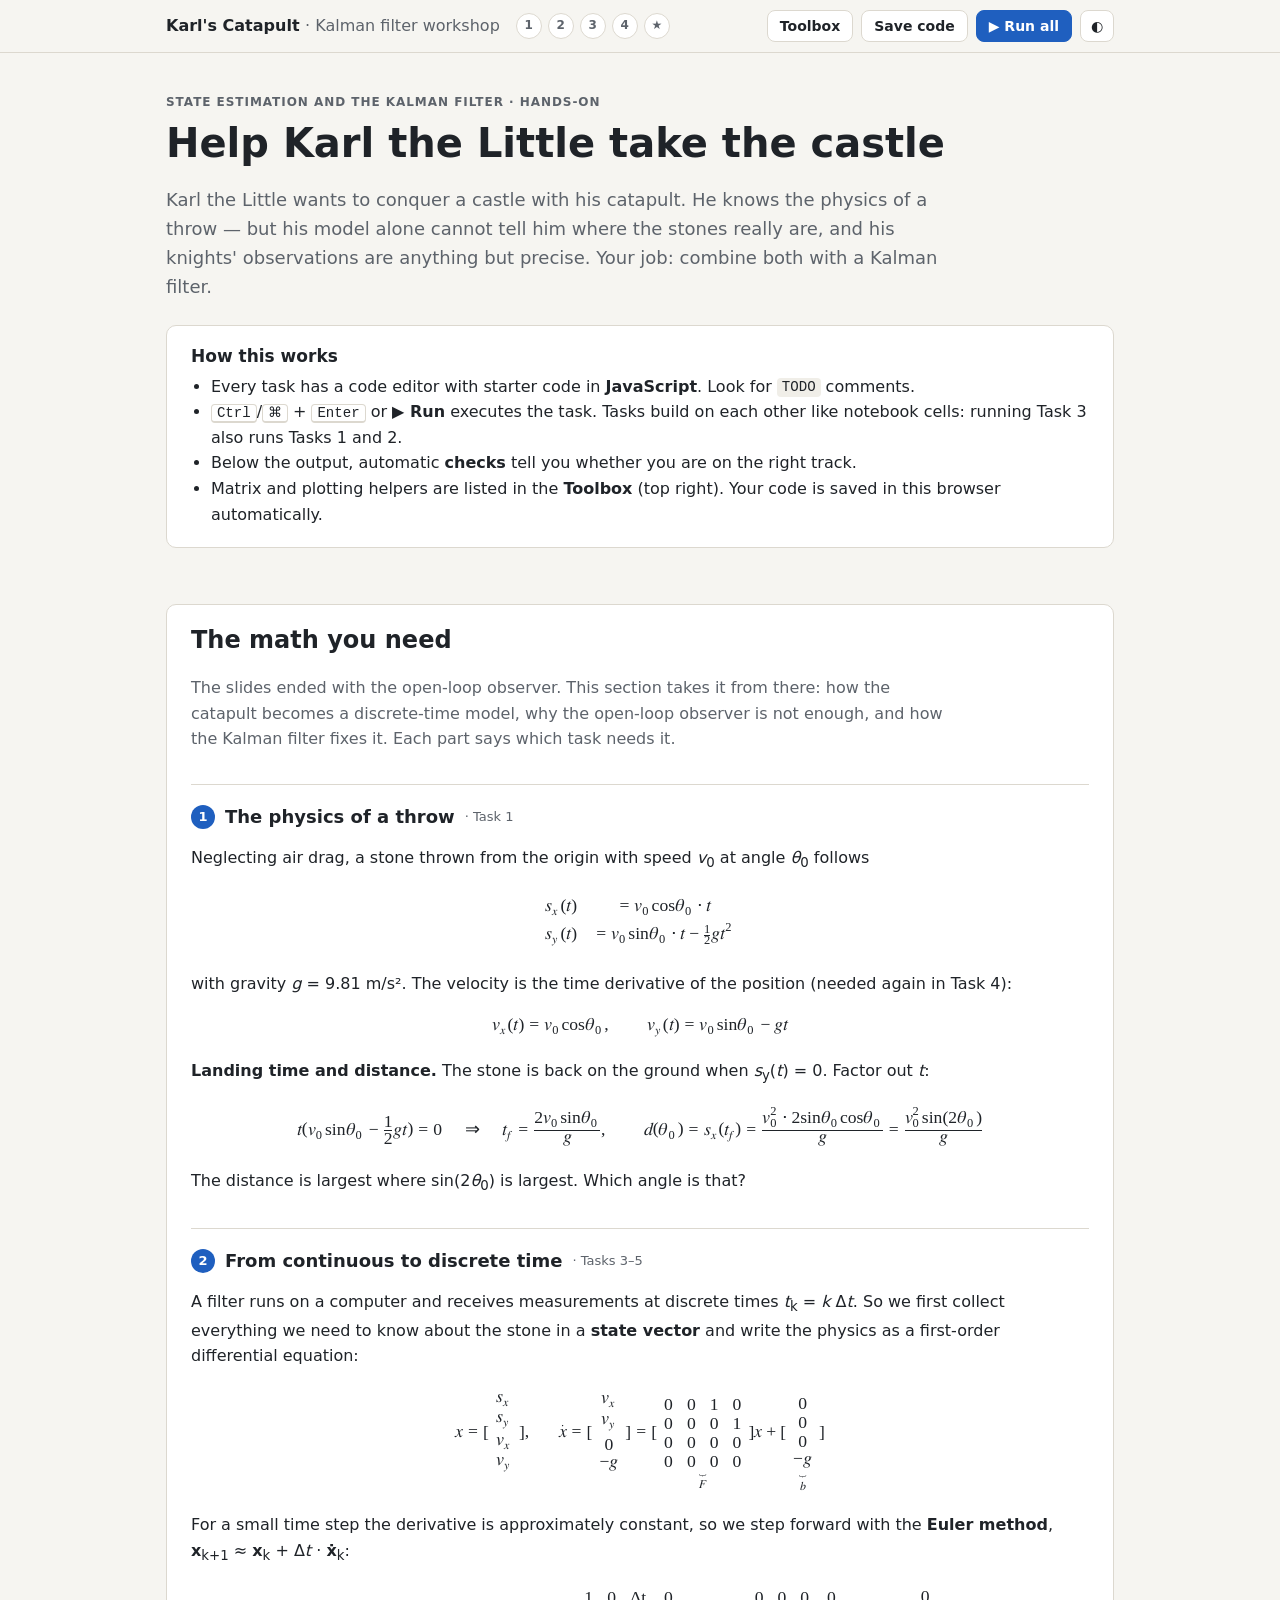
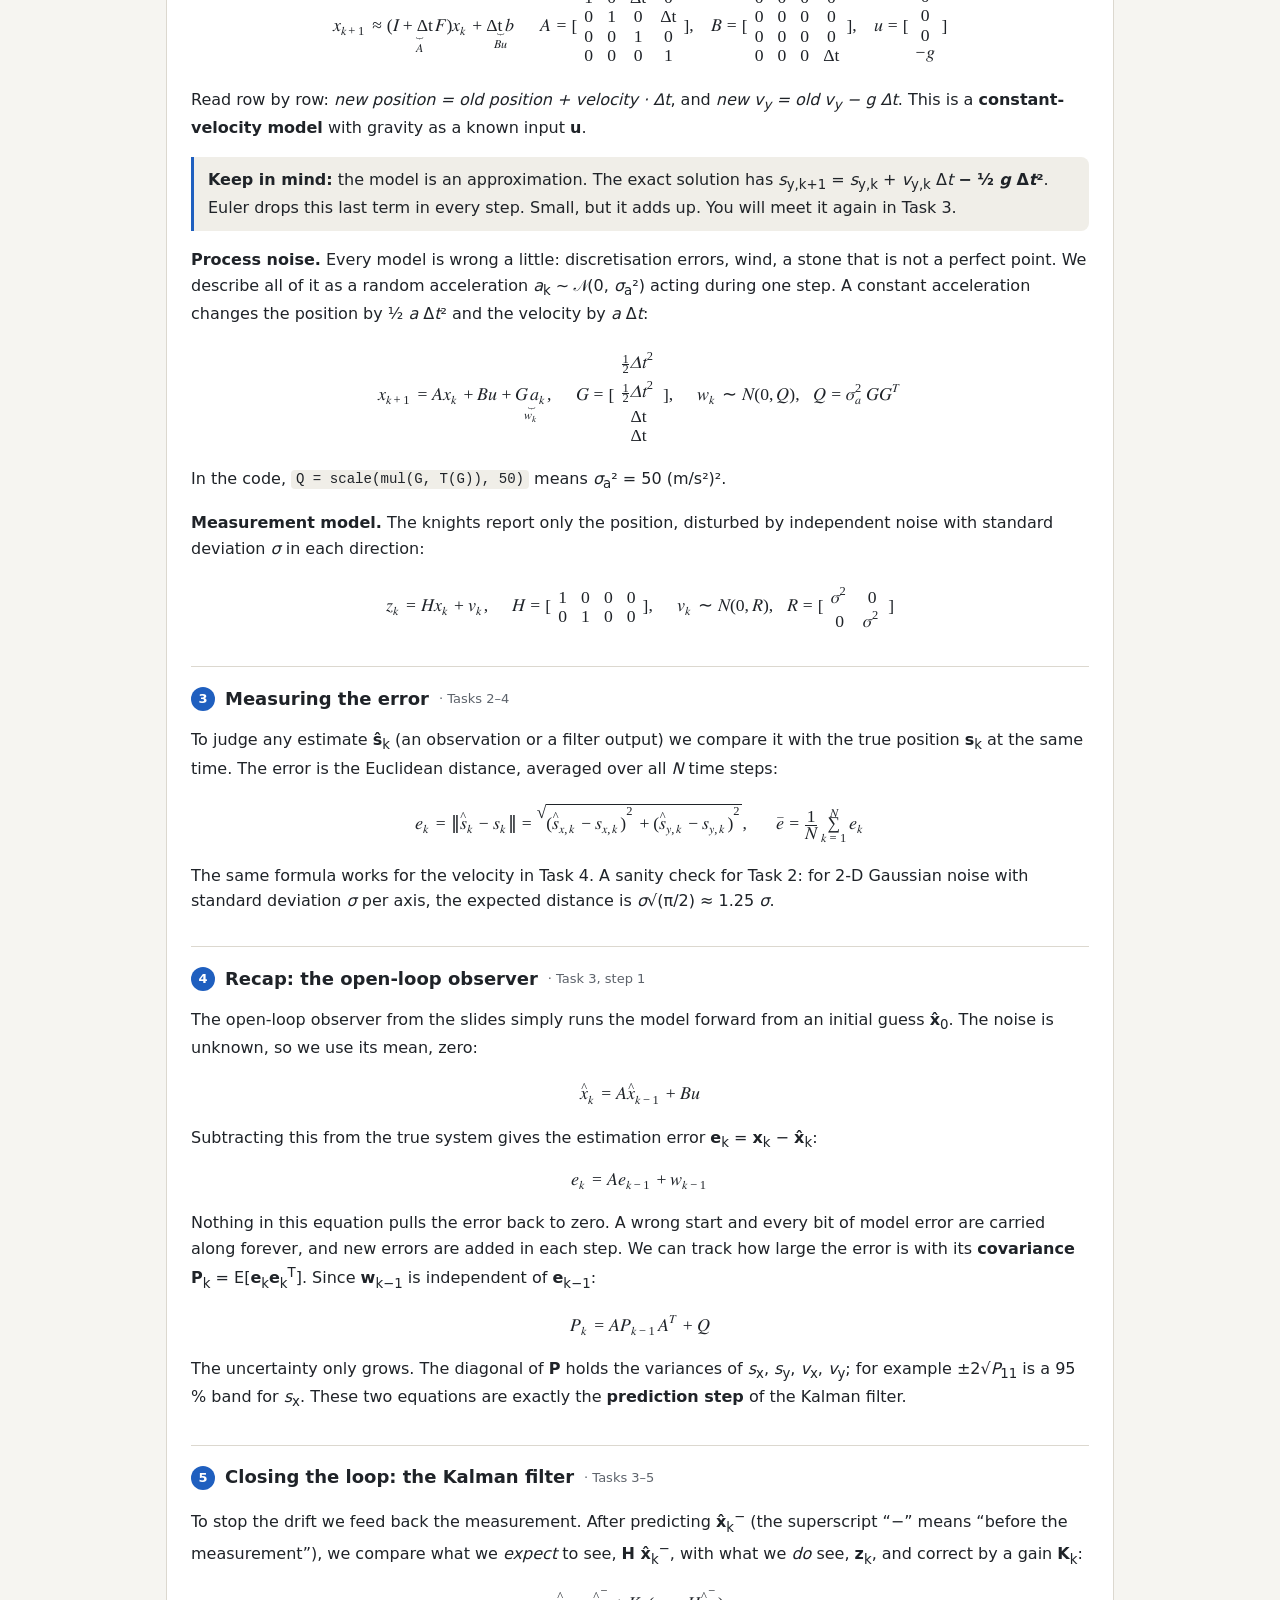
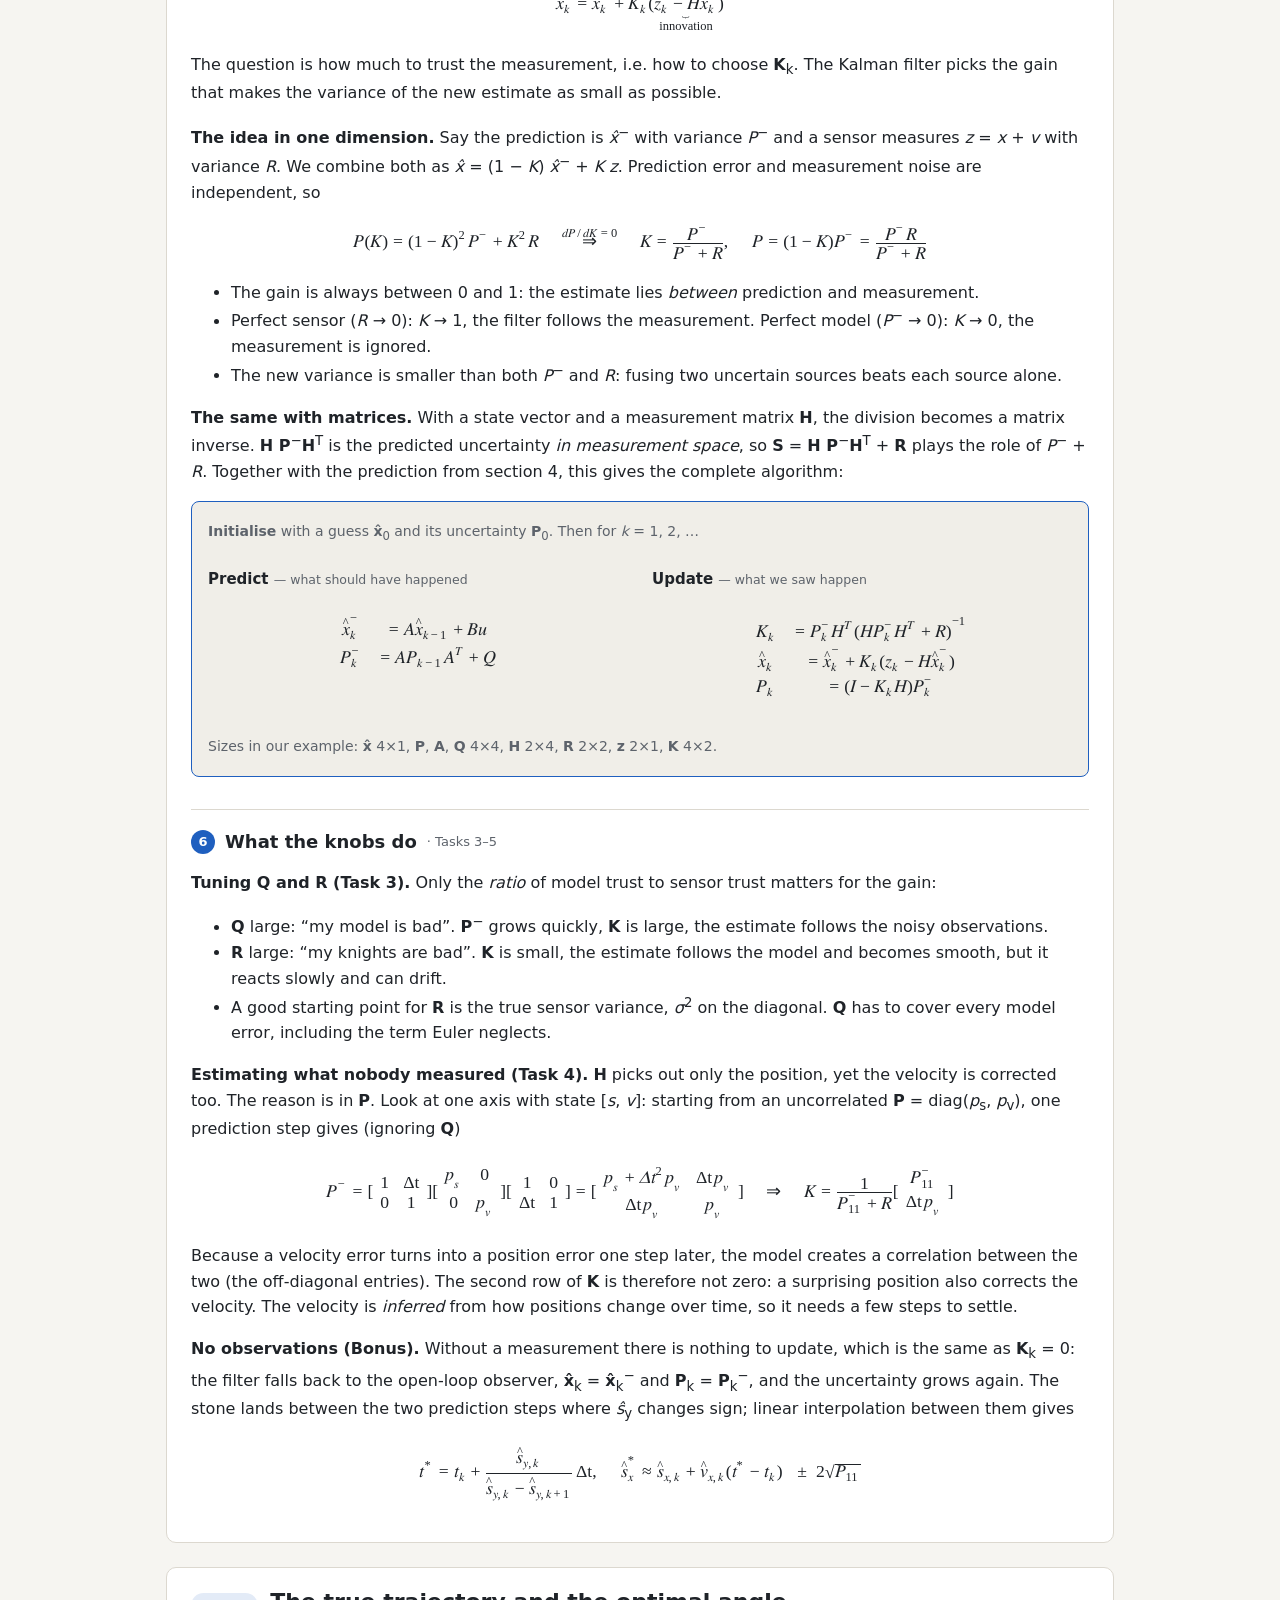
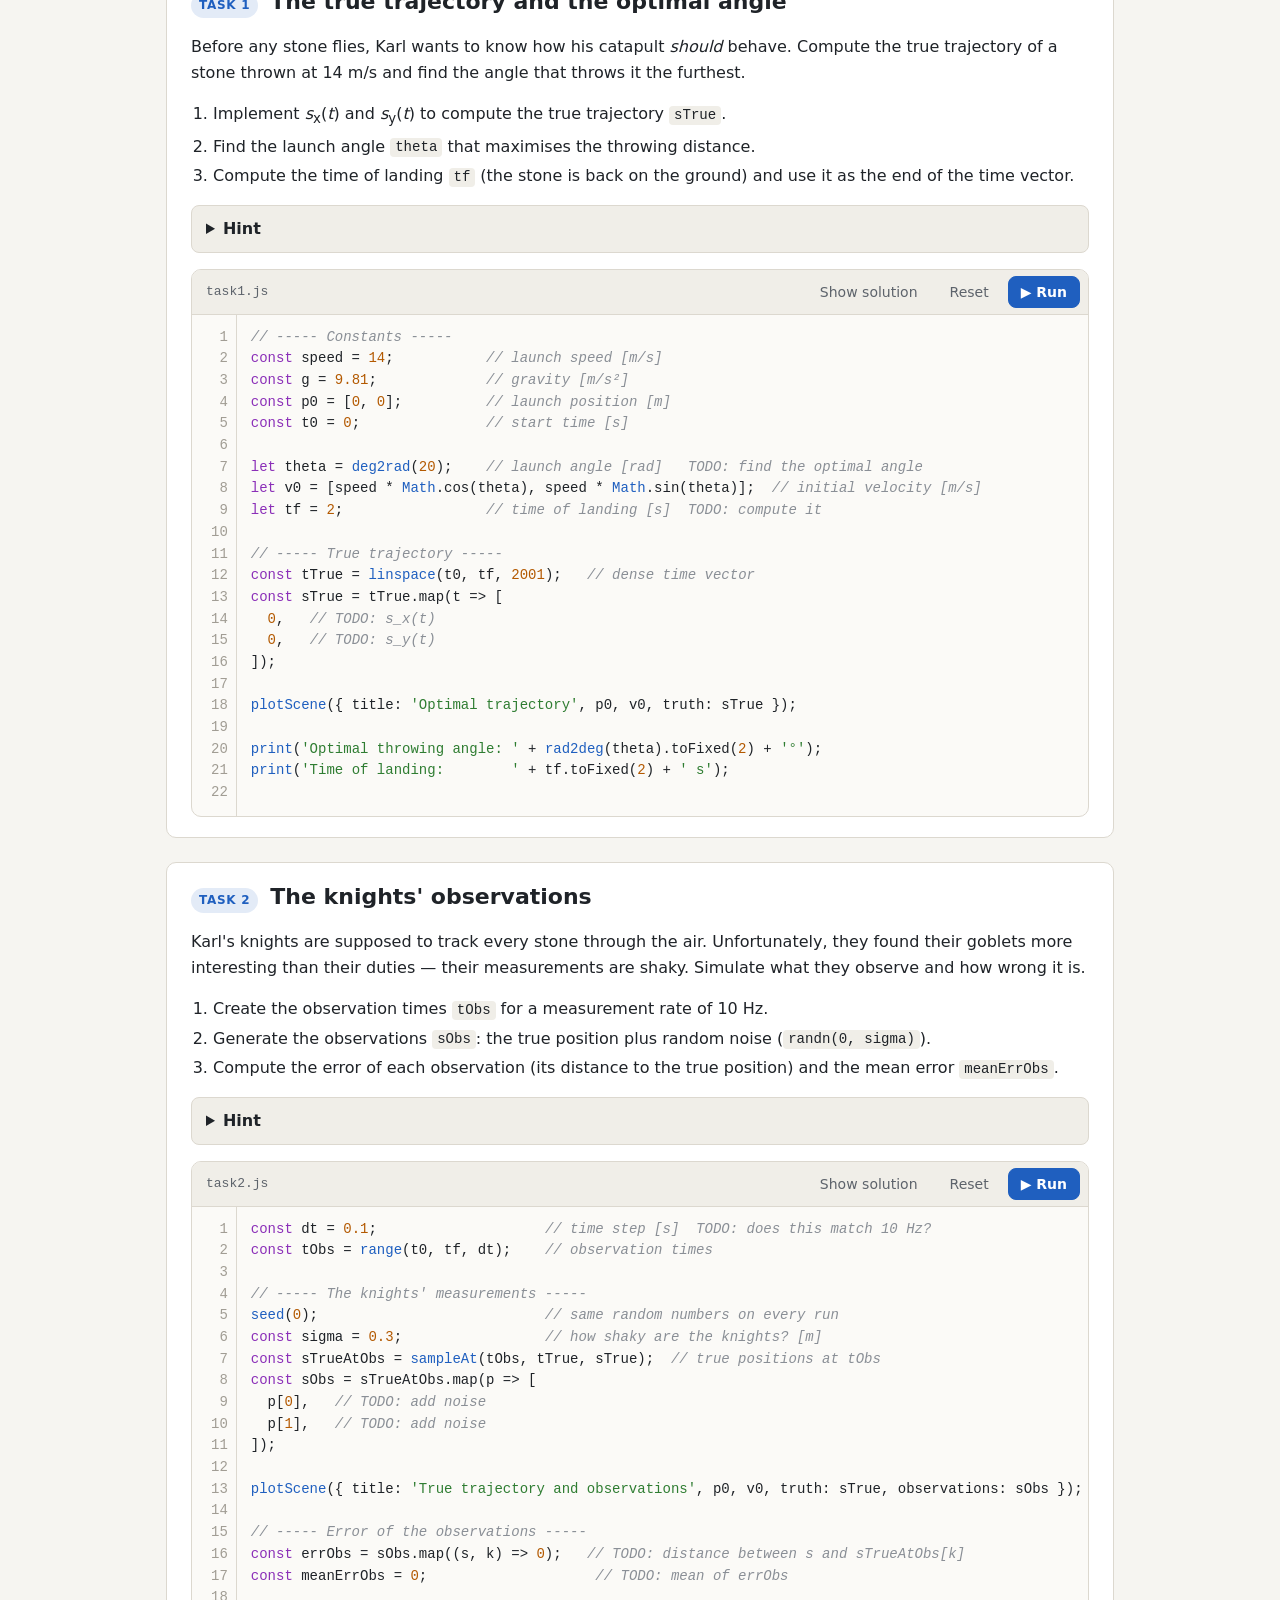
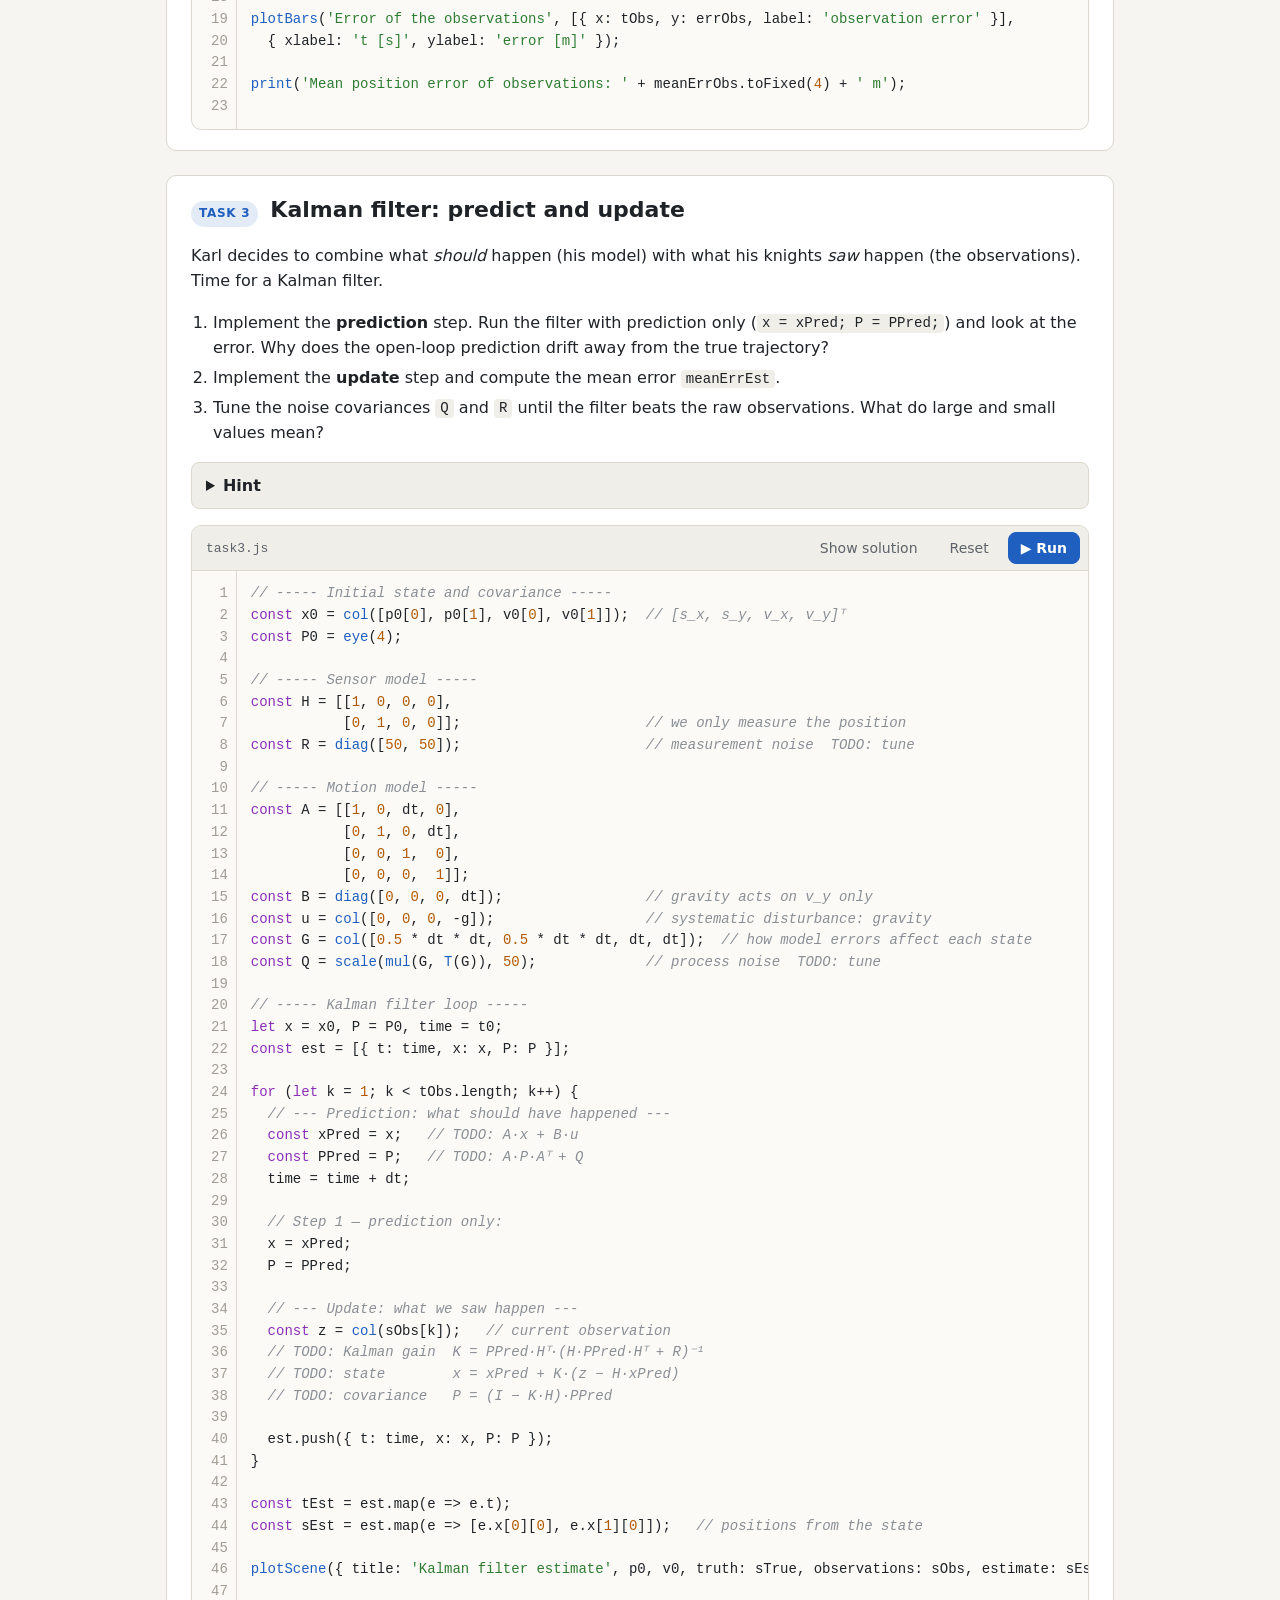
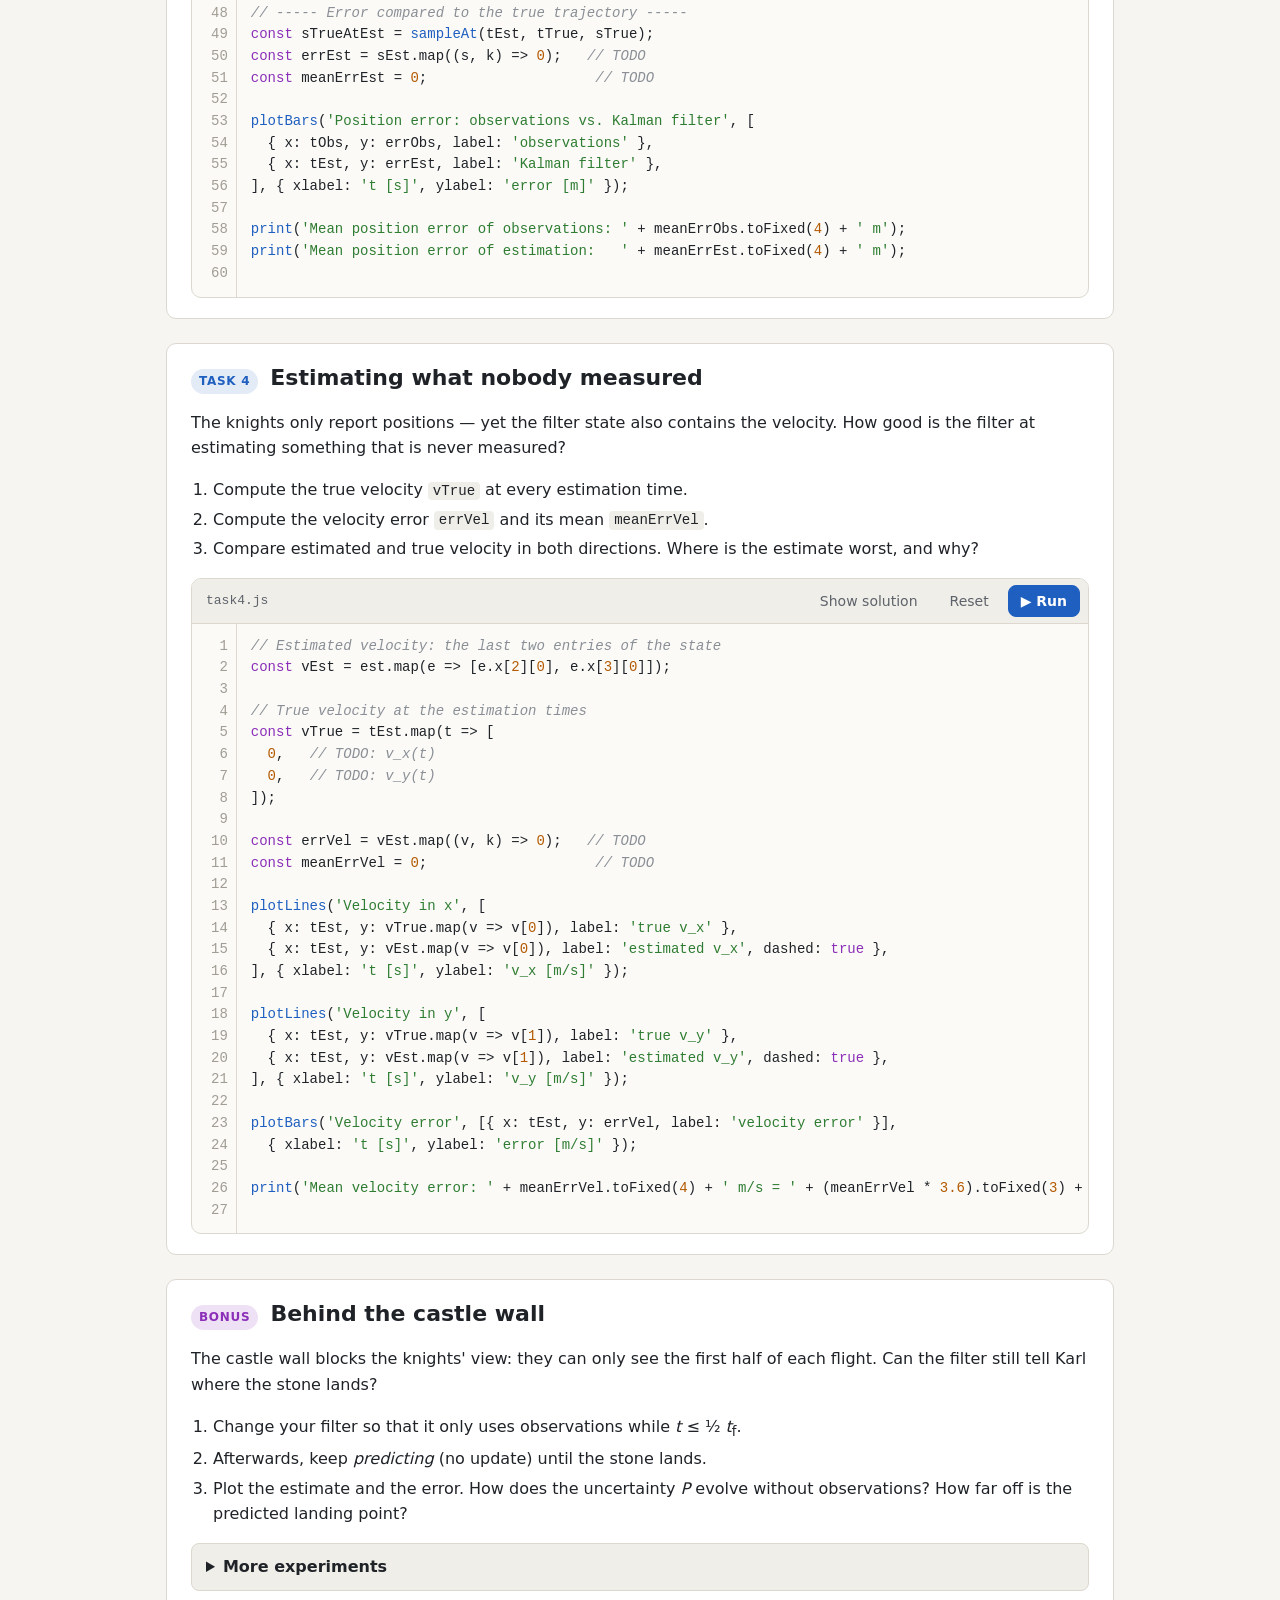
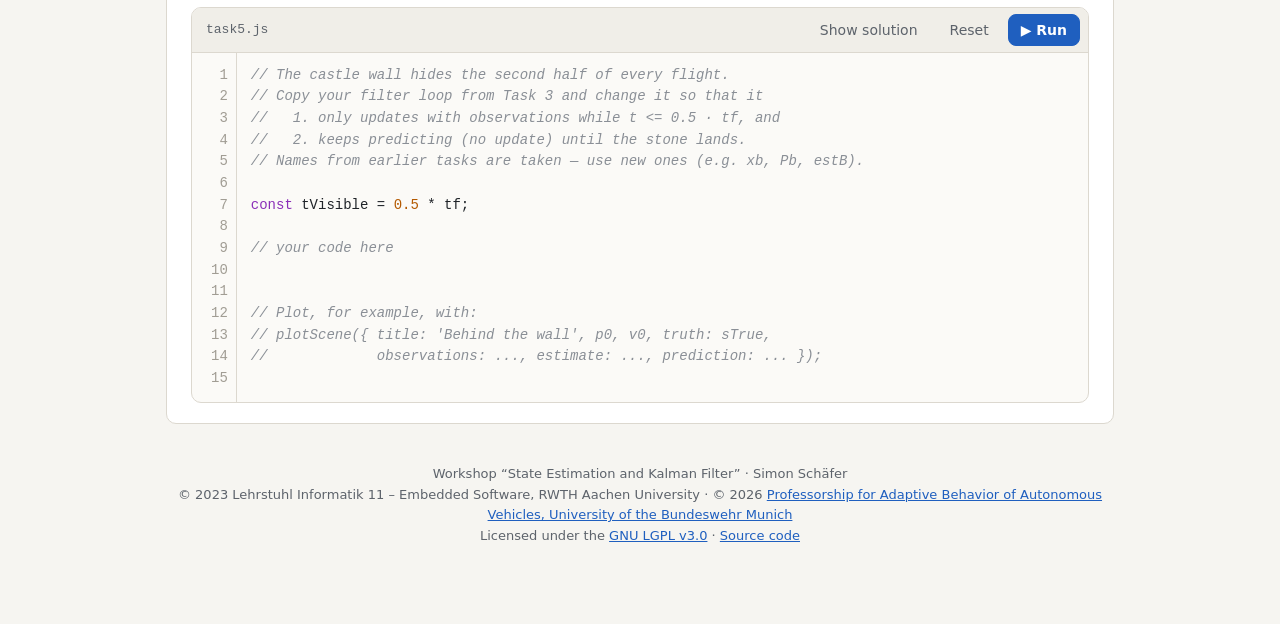
<file: index.html>
<!doctype html>
<!--
  Karl's Catapult - a hands-on introduction to state estimation and the Kalman filter.

  Copyright (C) 2023 Lehrstuhl Informatik 11 - Embedded Software, RWTH Aachen University
  Copyright (C) 2026 Professorship for Adaptive Behavior of Autonomous Vehicles,
                     University of the Bundeswehr Munich

  This program is free software: you can redistribute it and/or modify it under
  the terms of the GNU Lesser General Public License version 3 as published by
  the Free Software Foundation. It is distributed in the hope that it will be
  useful, but WITHOUT ANY WARRANTY; without even the implied warranty of
  MERCHANTABILITY or FITNESS FOR A PARTICULAR PURPOSE. See the files COPYING and
  COPYING.LESSER for details.

  SPDX-License-Identifier: LGPL-3.0-only
-->
<html lang="en">
<head>
  <meta charset="utf-8">
  <meta name="viewport" content="width=device-width, initial-scale=1">
  <title>Karl's Catapult · Kalman Filter Workshop</title>
  <meta name="description" content="Hands-on workshop: state estimation and the Kalman filter, in the browser.">
  <link rel="stylesheet" href="css/style.css">
</head>
<body>

<header class="topbar">
  <div class="topbar-inner">
    <a class="brand" href="#top">Karl's Catapult <span>· Kalman filter workshop</span></a>
    <nav class="progress" aria-label="Tasks"></nav>
    <div class="actions">
      <button type="button" class="btn" id="open-toolbox">Toolbox</button>
      <button type="button" class="btn" id="download" title="Download all your code as one .js file">Save code</button>
      <button type="button" class="btn primary" id="run-all">▶ Run all</button>
      <button type="button" class="btn icon" id="theme" title="Toggle dark mode" aria-label="Toggle dark mode">◐</button>
    </div>
  </div>
</header>

<main id="top">

  <section class="intro">
    <p class="eyebrow">State estimation and the Kalman filter · Hands-on</p>
    <h1>Help Karl the Little take the castle</h1>
    <p class="lead">Karl the Little wants to conquer a castle with his catapult. He knows the physics of a throw — but his model alone cannot tell him where the stones really are, and his knights' observations are anything but precise. Your job: combine both with a Kalman filter.</p>

    <div class="howto">
      <h2>How this works</h2>
      <ul>
        <li>Every task has a code editor with starter code in <b>JavaScript</b>. Look for <code>TODO</code> comments.</li>
        <li><kbd>Ctrl</kbd>/<kbd>⌘</kbd> + <kbd>Enter</kbd> or <b>▶ Run</b> executes the task. Tasks build on each other like notebook cells: running Task 3 also runs Tasks 1 and 2.</li>
        <li>Below the output, automatic <b>checks</b> tell you whether you are on the right track.</li>
        <li>Matrix and plotting helpers are listed in the <b>Toolbox</b> (top right). Your code is saved in this browser automatically.</li>
      </ul>
    </div>
  </section>

  <section class="model" id="model">
    <h2>The math you need</h2>
    <p class="muted">The slides ended with the open-loop observer. This section takes it from there: how the catapult becomes a discrete-time model, why the open-loop observer is not enough, and how the Kalman filter fixes it. Each part says which task needs it.</p>

    <!-- ---------------------------------------------------------- -->
    <h3><span class="step">1</span> The physics of a throw <small>· Task 1</small></h3>
    <p>Neglecting air drag, a stone thrown from the origin with speed <i>v</i><sub>0</sub> at angle <i>θ</i><sub>0</sub> follows</p>
    <math display="block">
      <mtable columnalign="right left" rowspacing="0.6em">
        <mtr><mtd><msub><mi>s</mi><mi>x</mi></msub><mo>(</mo><mi>t</mi><mo>)</mo></mtd><mtd><mo>=</mo><msub><mi>v</mi><mn>0</mn></msub><mo>⁢</mo><mi>cos</mi><mo>⁡</mo><msub><mi>θ</mi><mn>0</mn></msub><mo>⋅</mo><mi>t</mi></mtd></mtr>
        <mtr><mtd><msub><mi>s</mi><mi>y</mi></msub><mo>(</mo><mi>t</mi><mo>)</mo></mtd><mtd><mo>=</mo><msub><mi>v</mi><mn>0</mn></msub><mo>⁢</mo><mi>sin</mi><mo>⁡</mo><msub><mi>θ</mi><mn>0</mn></msub><mo>⋅</mo><mi>t</mi><mo>−</mo><mfrac><mn>1</mn><mn>2</mn></mfrac><mi>g</mi><msup><mi>t</mi><mn>2</mn></msup></mtd></mtr>
      </mtable>
    </math>
    <p>with gravity <i>g</i> = 9.81 m/s². The velocity is the time derivative of the position (needed again in Task 4):</p>
    <math display="block">
      <msub><mi>v</mi><mi>x</mi></msub><mo>(</mo><mi>t</mi><mo>)</mo><mo>=</mo><msub><mi>v</mi><mn>0</mn></msub><mo>⁢</mo><mi>cos</mi><mo>⁡</mo><msub><mi>θ</mi><mn>0</mn></msub>
      <mo>,</mo><mspace width="2em"/>
      <msub><mi>v</mi><mi>y</mi></msub><mo>(</mo><mi>t</mi><mo>)</mo><mo>=</mo><msub><mi>v</mi><mn>0</mn></msub><mo>⁢</mo><mi>sin</mi><mo>⁡</mo><msub><mi>θ</mi><mn>0</mn></msub><mo>−</mo><mi>g</mi><mi>t</mi>
    </math>
    <p><b>Landing time and distance.</b> The stone is back on the ground when <i>s</i><sub>y</sub>(<i>t</i>) = 0. Factor out <i>t</i>:</p>
    <math display="block">
      <mi>t</mi><mrow><mo>(</mo><msub><mi>v</mi><mn>0</mn></msub><mi>sin</mi><mo>⁡</mo><msub><mi>θ</mi><mn>0</mn></msub><mo>−</mo><mfrac><mn>1</mn><mn>2</mn></mfrac><mi>g</mi><mi>t</mi><mo>)</mo></mrow><mo>=</mo><mn>0</mn>
      <mspace width="1em"/><mo>⇒</mo><mspace width="1em"/>
      <msub><mi>t</mi><mi>f</mi></msub><mo>=</mo><mfrac><mrow><mn>2</mn><msub><mi>v</mi><mn>0</mn></msub><mi>sin</mi><mo>⁡</mo><msub><mi>θ</mi><mn>0</mn></msub></mrow><mi>g</mi></mfrac>
      <mo>,</mo><mspace width="2em"/>
      <mi>d</mi><mo>(</mo><msub><mi>θ</mi><mn>0</mn></msub><mo>)</mo><mo>=</mo><msub><mi>s</mi><mi>x</mi></msub><mo>(</mo><msub><mi>t</mi><mi>f</mi></msub><mo>)</mo><mo>=</mo><mfrac><mrow><msubsup><mi>v</mi><mn>0</mn><mn>2</mn></msubsup><mo>⋅</mo><mn>2</mn><mi>sin</mi><mo>⁡</mo><msub><mi>θ</mi><mn>0</mn></msub><mi>cos</mi><mo>⁡</mo><msub><mi>θ</mi><mn>0</mn></msub></mrow><mi>g</mi></mfrac><mo>=</mo><mfrac><mrow><msubsup><mi>v</mi><mn>0</mn><mn>2</mn></msubsup><mi>sin</mi><mo>⁡</mo><mo>(</mo><mn>2</mn><msub><mi>θ</mi><mn>0</mn></msub><mo>)</mo></mrow><mi>g</mi></mfrac>
    </math>
    <p>The distance is largest where sin(2<i>θ</i><sub>0</sub>) is largest. Which angle is that?</p>

    <!-- ---------------------------------------------------------- -->
    <h3><span class="step">2</span> From continuous to discrete time <small>· Tasks 3–5</small></h3>
    <p>A filter runs on a computer and receives measurements at discrete times <i>t</i><sub>k</sub> = <i>k</i> Δ<i>t</i>. So we first collect everything we need to know about the stone in a <b>state vector</b> and write the physics as a first-order differential equation:</p>
    <math display="block">
      <mi mathvariant="bold">x</mi><mo>=</mo>
      <mrow><mo>[</mo><mtable><mtr><mtd><msub><mi>s</mi><mi>x</mi></msub></mtd></mtr><mtr><mtd><msub><mi>s</mi><mi>y</mi></msub></mtd></mtr><mtr><mtd><msub><mi>v</mi><mi>x</mi></msub></mtd></mtr><mtr><mtd><msub><mi>v</mi><mi>y</mi></msub></mtd></mtr></mtable><mo>]</mo></mrow>
      <mo>,</mo><mspace width="1.5em"/>
      <mover><mi mathvariant="bold">x</mi><mo>˙</mo></mover><mo>=</mo>
      <mrow><mo>[</mo><mtable><mtr><mtd><msub><mi>v</mi><mi>x</mi></msub></mtd></mtr><mtr><mtd><msub><mi>v</mi><mi>y</mi></msub></mtd></mtr><mtr><mtd><mn>0</mn></mtd></mtr><mtr><mtd><mo>−</mo><mi>g</mi></mtd></mtr></mtable><mo>]</mo></mrow>
      <mo>=</mo>
      <munder><munder><mrow><mo>[</mo><mtable><mtr><mtd><mn>0</mn></mtd><mtd><mn>0</mn></mtd><mtd><mn>1</mn></mtd><mtd><mn>0</mn></mtd></mtr><mtr><mtd><mn>0</mn></mtd><mtd><mn>0</mn></mtd><mtd><mn>0</mn></mtd><mtd><mn>1</mn></mtd></mtr><mtr><mtd><mn>0</mn></mtd><mtd><mn>0</mn></mtd><mtd><mn>0</mn></mtd><mtd><mn>0</mn></mtd></mtr><mtr><mtd><mn>0</mn></mtd><mtd><mn>0</mn></mtd><mtd><mn>0</mn></mtd><mtd><mn>0</mn></mtd></mtr></mtable><mo>]</mo></mrow><mo>⏟</mo></munder><mi mathvariant="bold">F</mi></munder>
      <mi mathvariant="bold">x</mi><mo>+</mo>
      <munder><munder><mrow><mo>[</mo><mtable><mtr><mtd><mn>0</mn></mtd></mtr><mtr><mtd><mn>0</mn></mtd></mtr><mtr><mtd><mn>0</mn></mtd></mtr><mtr><mtd><mo>−</mo><mi>g</mi></mtd></mtr></mtable><mo>]</mo></mrow><mo>⏟</mo></munder><mi mathvariant="bold">b</mi></munder>
    </math>
    <p>For a small time step the derivative is approximately constant, so we step forward with the <b>Euler method</b>, <b>x</b><sub>k+1</sub> ≈ <b>x</b><sub>k</sub> + Δ<i>t</i> · <b>ẋ</b><sub>k</sub>:</p>
    <math display="block">
      <msub><mi mathvariant="bold">x</mi><mrow><mi>k</mi><mo>+</mo><mn>1</mn></mrow></msub><mo>≈</mo>
      <munder><munder><mrow><mo>(</mo><mi mathvariant="bold">I</mi><mo>+</mo><mi>Δt</mi><mspace width="0.15em"/><mi mathvariant="bold">F</mi><mo>)</mo></mrow><mo>⏟</mo></munder><mi mathvariant="bold">A</mi></munder>
      <msub><mi mathvariant="bold">x</mi><mi>k</mi></msub><mo>+</mo>
      <munder><munder><mrow><mi>Δt</mi><mspace width="0.15em"/><mi mathvariant="bold">b</mi></mrow><mo>⏟</mo></munder><mrow><mi mathvariant="bold">B</mi><mi mathvariant="bold">u</mi></mrow></munder>
      <mspace width="1.5em"/>
      <mi mathvariant="bold">A</mi><mo>=</mo>
      <mrow><mo>[</mo><mtable><mtr><mtd><mn>1</mn></mtd><mtd><mn>0</mn></mtd><mtd><mi>Δt</mi></mtd><mtd><mn>0</mn></mtd></mtr><mtr><mtd><mn>0</mn></mtd><mtd><mn>1</mn></mtd><mtd><mn>0</mn></mtd><mtd><mi>Δt</mi></mtd></mtr><mtr><mtd><mn>0</mn></mtd><mtd><mn>0</mn></mtd><mtd><mn>1</mn></mtd><mtd><mn>0</mn></mtd></mtr><mtr><mtd><mn>0</mn></mtd><mtd><mn>0</mn></mtd><mtd><mn>0</mn></mtd><mtd><mn>1</mn></mtd></mtr></mtable><mo>]</mo></mrow>
      <mo>,</mo><mspace width="0.8em"/>
      <mi mathvariant="bold">B</mi><mo>=</mo>
      <mrow><mo>[</mo><mtable><mtr><mtd><mn>0</mn></mtd><mtd><mn>0</mn></mtd><mtd><mn>0</mn></mtd><mtd><mn>0</mn></mtd></mtr><mtr><mtd><mn>0</mn></mtd><mtd><mn>0</mn></mtd><mtd><mn>0</mn></mtd><mtd><mn>0</mn></mtd></mtr><mtr><mtd><mn>0</mn></mtd><mtd><mn>0</mn></mtd><mtd><mn>0</mn></mtd><mtd><mn>0</mn></mtd></mtr><mtr><mtd><mn>0</mn></mtd><mtd><mn>0</mn></mtd><mtd><mn>0</mn></mtd><mtd><mi>Δt</mi></mtd></mtr></mtable><mo>]</mo></mrow>
      <mo>,</mo><mspace width="0.8em"/>
      <mi mathvariant="bold">u</mi><mo>=</mo>
      <mrow><mo>[</mo><mtable><mtr><mtd><mn>0</mn></mtd></mtr><mtr><mtd><mn>0</mn></mtd></mtr><mtr><mtd><mn>0</mn></mtd></mtr><mtr><mtd><mo>−</mo><mi>g</mi></mtd></mtr></mtable><mo>]</mo></mrow>
    </math>
    <p>Read row by row: <i>new position = old position + velocity · Δt</i>, and <i>new v<sub>y</sub> = old v<sub>y</sub> − g Δt</i>. This is a <b>constant-velocity model</b> with gravity as a known input <b>u</b>.</p>
    <p class="note"><b>Keep in mind:</b> the model is an approximation. The exact solution has <i>s</i><sub>y,k+1</sub> = <i>s</i><sub>y,k</sub> + <i>v</i><sub>y,k</sub> Δ<i>t</i> <b>− ½ <i>g</i> Δ<i>t</i>²</b>. Euler drops this last term in every step. Small, but it adds up. You will meet it again in Task 3.</p>

    <p><b>Process noise.</b> Every model is wrong a little: discretisation errors, wind, a stone that is not a perfect point. We describe all of it as a random acceleration <i>a</i><sub>k</sub> ~ 𝒩(0, <i>σ</i><sub>a</sub>²) acting during one step. A constant acceleration changes the position by ½ <i>a</i> Δ<i>t</i>² and the velocity by <i>a</i> Δ<i>t</i>:</p>
    <math display="block">
      <msub><mi mathvariant="bold">x</mi><mrow><mi>k</mi><mo>+</mo><mn>1</mn></mrow></msub><mo>=</mo><mi mathvariant="bold">A</mi><msub><mi mathvariant="bold">x</mi><mi>k</mi></msub><mo>+</mo><mi mathvariant="bold">B</mi><mi mathvariant="bold">u</mi><mo>+</mo><munder><munder><mrow><mi mathvariant="bold">G</mi><mspace width="0.1em"/><msub><mi>a</mi><mi>k</mi></msub></mrow><mo>⏟</mo></munder><msub><mi mathvariant="bold">w</mi><mi>k</mi></msub></munder>
      <mo>,</mo><mspace width="1.2em"/>
      <mi mathvariant="bold">G</mi><mo>=</mo>
      <mrow><mo>[</mo><mtable><mtr><mtd><mfrac><mn>1</mn><mn>2</mn></mfrac><mi>Δ</mi><msup><mi>t</mi><mn>2</mn></msup></mtd></mtr><mtr><mtd><mfrac><mn>1</mn><mn>2</mn></mfrac><mi>Δ</mi><msup><mi>t</mi><mn>2</mn></msup></mtd></mtr><mtr><mtd><mi>Δt</mi></mtd></mtr><mtr><mtd><mi>Δt</mi></mtd></mtr></mtable><mo>]</mo></mrow>
      <mo>,</mo><mspace width="1.2em"/>
      <msub><mi mathvariant="bold">w</mi><mi>k</mi></msub><mo>∼</mo><mi mathvariant="script">N</mi><mo>(</mo><mn>0</mn><mo>,</mo><mi mathvariant="bold">Q</mi><mo>)</mo>
      <mo>,</mo><mspace width="0.6em"/>
      <mi mathvariant="bold">Q</mi><mo>=</mo><msubsup><mi>σ</mi><mi>a</mi><mn>2</mn></msubsup><mspace width="0.1em"/><mi mathvariant="bold">G</mi><msup><mi mathvariant="bold">G</mi><mi>T</mi></msup>
    </math>
    <p>In the code, <code>Q = scale(mul(G, T(G)), 50)</code> means <i>σ</i><sub>a</sub>² = 50 (m/s²)².</p>

    <p><b>Measurement model.</b> The knights report only the position, disturbed by independent noise with standard deviation <i>σ</i> in each direction:</p>
    <math display="block">
      <msub><mi mathvariant="bold">z</mi><mi>k</mi></msub><mo>=</mo><mi mathvariant="bold">H</mi><msub><mi mathvariant="bold">x</mi><mi>k</mi></msub><mo>+</mo><msub><mi mathvariant="bold">v</mi><mi>k</mi></msub>
      <mo>,</mo><mspace width="1.2em"/>
      <mi mathvariant="bold">H</mi><mo>=</mo>
      <mrow><mo>[</mo><mtable><mtr><mtd><mn>1</mn></mtd><mtd><mn>0</mn></mtd><mtd><mn>0</mn></mtd><mtd><mn>0</mn></mtd></mtr><mtr><mtd><mn>0</mn></mtd><mtd><mn>1</mn></mtd><mtd><mn>0</mn></mtd><mtd><mn>0</mn></mtd></mtr></mtable><mo>]</mo></mrow>
      <mo>,</mo><mspace width="1.2em"/>
      <msub><mi mathvariant="bold">v</mi><mi>k</mi></msub><mo>∼</mo><mi mathvariant="script">N</mi><mo>(</mo><mn>0</mn><mo>,</mo><mi mathvariant="bold">R</mi><mo>)</mo>
      <mo>,</mo><mspace width="0.6em"/>
      <mi mathvariant="bold">R</mi><mo>=</mo>
      <mrow><mo>[</mo><mtable><mtr><mtd><msup><mi>σ</mi><mn>2</mn></msup></mtd><mtd><mn>0</mn></mtd></mtr><mtr><mtd><mn>0</mn></mtd><mtd><msup><mi>σ</mi><mn>2</mn></msup></mtd></mtr></mtable><mo>]</mo></mrow>
    </math>

    <!-- ---------------------------------------------------------- -->
    <h3><span class="step">3</span> Measuring the error <small>· Tasks 2–4</small></h3>
    <p>To judge any estimate <b>ŝ</b><sub>k</sub> (an observation or a filter output) we compare it with the true position <b>s</b><sub>k</sub> at the same time. The error is the Euclidean distance, averaged over all <i>N</i> time steps:</p>
    <math display="block">
      <msub><mi>e</mi><mi>k</mi></msub><mo>=</mo><mo>‖</mo><msub><mover><mi mathvariant="bold">s</mi><mo>^</mo></mover><mi>k</mi></msub><mo>−</mo><msub><mi mathvariant="bold">s</mi><mi>k</mi></msub><mo>‖</mo><mo>=</mo>
      <msqrt><msup><mrow><mo>(</mo><msub><mover><mi>s</mi><mo>^</mo></mover><mrow><mi>x</mi><mo>,</mo><mi>k</mi></mrow></msub><mo>−</mo><msub><mi>s</mi><mrow><mi>x</mi><mo>,</mo><mi>k</mi></mrow></msub><mo>)</mo></mrow><mn>2</mn></msup><mo>+</mo><msup><mrow><mo>(</mo><msub><mover><mi>s</mi><mo>^</mo></mover><mrow><mi>y</mi><mo>,</mo><mi>k</mi></mrow></msub><mo>−</mo><msub><mi>s</mi><mrow><mi>y</mi><mo>,</mo><mi>k</mi></mrow></msub><mo>)</mo></mrow><mn>2</mn></msup></msqrt>
      <mo>,</mo><mspace width="1.5em"/>
      <mover><mi>e</mi><mo>¯</mo></mover><mo>=</mo><mfrac><mn>1</mn><mi>N</mi></mfrac><munderover><mo>∑</mo><mrow><mi>k</mi><mo>=</mo><mn>1</mn></mrow><mi>N</mi></munderover><msub><mi>e</mi><mi>k</mi></msub>
    </math>
    <p>The same formula works for the velocity in Task 4. A sanity check for Task 2: for 2-D Gaussian noise with standard deviation <i>σ</i> per axis, the expected distance is <i>σ</i>√(π/2) ≈ 1.25 <i>σ</i>.</p>

    <!-- ---------------------------------------------------------- -->
    <h3><span class="step">4</span> Recap: the open-loop observer <small>· Task 3, step 1</small></h3>
    <p>The open-loop observer from the slides simply runs the model forward from an initial guess <b>x̂</b><sub>0</sub>. The noise is unknown, so we use its mean, zero:</p>
    <math display="block">
      <msub><mover><mi mathvariant="bold">x</mi><mo>^</mo></mover><mi>k</mi></msub><mo>=</mo><mi mathvariant="bold">A</mi><msub><mover><mi mathvariant="bold">x</mi><mo>^</mo></mover><mrow><mi>k</mi><mo>−</mo><mn>1</mn></mrow></msub><mo>+</mo><mi mathvariant="bold">B</mi><mi mathvariant="bold">u</mi>
    </math>
    <p>Subtracting this from the true system gives the estimation error <b>e</b><sub>k</sub> = <b>x</b><sub>k</sub> − <b>x̂</b><sub>k</sub>:</p>
    <math display="block">
      <msub><mi mathvariant="bold">e</mi><mi>k</mi></msub><mo>=</mo><mi mathvariant="bold">A</mi><msub><mi mathvariant="bold">e</mi><mrow><mi>k</mi><mo>−</mo><mn>1</mn></mrow></msub><mo>+</mo><msub><mi mathvariant="bold">w</mi><mrow><mi>k</mi><mo>−</mo><mn>1</mn></mrow></msub>
    </math>
    <p>Nothing in this equation pulls the error back to zero. A wrong start and every bit of model error are carried along forever, and new errors are added in each step. We can track how large the error is with its <b>covariance</b> <b>P</b><sub>k</sub> = E[<b>e</b><sub>k</sub><b>e</b><sub>k</sub><sup>T</sup>]. Since <b>w</b><sub>k−1</sub> is independent of <b>e</b><sub>k−1</sub>:</p>
    <math display="block">
      <msub><mi mathvariant="bold">P</mi><mi>k</mi></msub><mo>=</mo><mi mathvariant="bold">A</mi><msub><mi mathvariant="bold">P</mi><mrow><mi>k</mi><mo>−</mo><mn>1</mn></mrow></msub><msup><mi mathvariant="bold">A</mi><mi>T</mi></msup><mo>+</mo><mi mathvariant="bold">Q</mi>
    </math>
    <p>The uncertainty only grows. The diagonal of <b>P</b> holds the variances of <i>s</i><sub>x</sub>, <i>s</i><sub>y</sub>, <i>v</i><sub>x</sub>, <i>v</i><sub>y</sub>; for example ±2√<i>P</i><sub>11</sub> is a 95 % band for <i>s</i><sub>x</sub>. These two equations are exactly the <b>prediction step</b> of the Kalman filter.</p>

    <!-- ---------------------------------------------------------- -->
    <h3><span class="step">5</span> Closing the loop: the Kalman filter <small>· Tasks 3–5</small></h3>
    <p>To stop the drift we feed back the measurement. After predicting <b>x̂</b><sub>k</sub><sup>−</sup> (the superscript “−” means “before the measurement”), we compare what we <i>expect</i> to see, <b>H x̂</b><sub>k</sub><sup>−</sup>, with what we <i>do</i> see, <b>z</b><sub>k</sub>, and correct by a gain <b>K</b><sub>k</sub>:</p>
    <math display="block">
      <msub><mover><mi mathvariant="bold">x</mi><mo>^</mo></mover><mi>k</mi></msub><mo>=</mo><msubsup><mover><mi mathvariant="bold">x</mi><mo>^</mo></mover><mi>k</mi><mo>−</mo></msubsup><mo>+</mo><msub><mi mathvariant="bold">K</mi><mi>k</mi></msub><munder><munder><mrow><mo>(</mo><msub><mi mathvariant="bold">z</mi><mi>k</mi></msub><mo>−</mo><mi mathvariant="bold">H</mi><msubsup><mover><mi mathvariant="bold">x</mi><mo>^</mo></mover><mi>k</mi><mo>−</mo></msubsup><mo>)</mo></mrow><mo>⏟</mo></munder><mtext>innovation</mtext></munder>
    </math>
    <p>The question is how much to trust the measurement, i.e. how to choose <b>K</b><sub>k</sub>. The Kalman filter picks the gain that makes the variance of the new estimate as small as possible.</p>

    <p><b>The idea in one dimension.</b> Say the prediction is <i>x̂</i><sup>−</sup> with variance <i>P</i><sup>−</sup> and a sensor measures <i>z</i> = <i>x</i> + <i>v</i> with variance <i>R</i>. We combine both as <i>x̂</i> = (1 − <i>K</i>) <i>x̂</i><sup>−</sup> + <i>K z</i>. Prediction error and measurement noise are independent, so</p>
    <math display="block">
      <mi>P</mi><mo>(</mo><mi>K</mi><mo>)</mo><mo>=</mo><msup><mrow><mo>(</mo><mn>1</mn><mo>−</mo><mi>K</mi><mo>)</mo></mrow><mn>2</mn></msup><msup><mi>P</mi><mo>−</mo></msup><mo>+</mo><msup><mi>K</mi><mn>2</mn></msup><mi>R</mi>
      <mspace width="1em"/><mover><mo>⇒</mo><mrow><mi>d</mi><mi>P</mi><mo>/</mo><mi>d</mi><mi>K</mi><mo>=</mo><mn>0</mn></mrow></mover><mspace width="1em"/>
      <mi>K</mi><mo>=</mo><mfrac><msup><mi>P</mi><mo>−</mo></msup><mrow><msup><mi>P</mi><mo>−</mo></msup><mo>+</mo><mi>R</mi></mrow></mfrac>
      <mo>,</mo><mspace width="1.2em"/>
      <mi>P</mi><mo>=</mo><mo>(</mo><mn>1</mn><mo>−</mo><mi>K</mi><mo>)</mo><msup><mi>P</mi><mo>−</mo></msup><mo>=</mo><mfrac><mrow><msup><mi>P</mi><mo>−</mo></msup><mi>R</mi></mrow><mrow><msup><mi>P</mi><mo>−</mo></msup><mo>+</mo><mi>R</mi></mrow></mfrac>
    </math>
    <ul>
      <li>The gain is always between 0 and 1: the estimate lies <i>between</i> prediction and measurement.</li>
      <li>Perfect sensor (<i>R</i> → 0): <i>K</i> → 1, the filter follows the measurement. Perfect model (<i>P</i><sup>−</sup> → 0): <i>K</i> → 0, the measurement is ignored.</li>
      <li>The new variance is smaller than both <i>P</i><sup>−</sup> and <i>R</i>: fusing two uncertain sources beats each source alone.</li>
    </ul>

    <p><b>The same with matrices.</b> With a state vector and a measurement matrix <b>H</b>, the division becomes a matrix inverse. <b>H P</b><sup>−</sup><b>H</b><sup>T</sup> is the predicted uncertainty <i>in measurement space</i>, so <b>S</b> = <b>H P</b><sup>−</sup><b>H</b><sup>T</sup> + <b>R</b> plays the role of <i>P</i><sup>−</sup> + <i>R</i>. Together with the prediction from section 4, this gives the complete algorithm:</p>

    <div class="kf-box">
      <p class="kf-init"><b>Initialise</b> with a guess <b>x̂</b><sub>0</sub> and its uncertainty <b>P</b><sub>0</sub>. Then for <i>k</i> = 1, 2, …</p>
      <div class="kf-grid">
        <div>
          <h4>Predict <small>— what should have happened</small></h4>
          <math display="block">
            <mtable columnalign="right left" rowspacing="0.6em">
              <mtr><mtd><msubsup><mover><mi mathvariant="bold">x</mi><mo>^</mo></mover><mi>k</mi><mo>−</mo></msubsup></mtd><mtd><mo>=</mo><mi mathvariant="bold">A</mi><msub><mover><mi mathvariant="bold">x</mi><mo>^</mo></mover><mrow><mi>k</mi><mo>−</mo><mn>1</mn></mrow></msub><mo>+</mo><mi mathvariant="bold">B</mi><mi mathvariant="bold">u</mi></mtd></mtr>
              <mtr><mtd><msubsup><mi mathvariant="bold">P</mi><mi>k</mi><mo>−</mo></msubsup></mtd><mtd><mo>=</mo><mi mathvariant="bold">A</mi><msub><mi mathvariant="bold">P</mi><mrow><mi>k</mi><mo>−</mo><mn>1</mn></mrow></msub><msup><mi mathvariant="bold">A</mi><mi>T</mi></msup><mo>+</mo><mi mathvariant="bold">Q</mi></mtd></mtr>
            </mtable>
          </math>
        </div>
        <div>
          <h4>Update <small>— what we saw happen</small></h4>
          <math display="block">
            <mtable columnalign="right left" rowspacing="0.6em">
              <mtr><mtd><msub><mi mathvariant="bold">K</mi><mi>k</mi></msub></mtd><mtd><mo>=</mo><msubsup><mi mathvariant="bold">P</mi><mi>k</mi><mo>−</mo></msubsup><msup><mi mathvariant="bold">H</mi><mi>T</mi></msup><msup><mrow><mo>(</mo><mi mathvariant="bold">H</mi><msubsup><mi mathvariant="bold">P</mi><mi>k</mi><mo>−</mo></msubsup><msup><mi mathvariant="bold">H</mi><mi>T</mi></msup><mo>+</mo><mi mathvariant="bold">R</mi><mo>)</mo></mrow><mrow><mo>−</mo><mn>1</mn></mrow></msup></mtd></mtr>
              <mtr><mtd><msub><mover><mi mathvariant="bold">x</mi><mo>^</mo></mover><mi>k</mi></msub></mtd><mtd><mo>=</mo><msubsup><mover><mi mathvariant="bold">x</mi><mo>^</mo></mover><mi>k</mi><mo>−</mo></msubsup><mo>+</mo><msub><mi mathvariant="bold">K</mi><mi>k</mi></msub><mo>(</mo><msub><mi mathvariant="bold">z</mi><mi>k</mi></msub><mo>−</mo><mi mathvariant="bold">H</mi><msubsup><mover><mi mathvariant="bold">x</mi><mo>^</mo></mover><mi>k</mi><mo>−</mo></msubsup><mo>)</mo></mtd></mtr>
              <mtr><mtd><msub><mi mathvariant="bold">P</mi><mi>k</mi></msub></mtd><mtd><mo>=</mo><mo>(</mo><mi mathvariant="bold">I</mi><mo>−</mo><msub><mi mathvariant="bold">K</mi><mi>k</mi></msub><mi mathvariant="bold">H</mi><mo>)</mo><msubsup><mi mathvariant="bold">P</mi><mi>k</mi><mo>−</mo></msubsup></mtd></mtr>
            </mtable>
          </math>
        </div>
      </div>
      <p class="kf-dims">Sizes in our example: <b>x̂</b> 4×1, <b>P</b>, <b>A</b>, <b>Q</b> 4×4, <b>H</b> 2×4, <b>R</b> 2×2, <b>z</b> 2×1, <b>K</b> 4×2.</p>
    </div>

    <!-- ---------------------------------------------------------- -->
    <h3><span class="step">6</span> What the knobs do <small>· Tasks 3–5</small></h3>
    <p><b>Tuning Q and R (Task 3).</b> Only the <i>ratio</i> of model trust to sensor trust matters for the gain:</p>
    <ul>
      <li><b>Q</b> large: “my model is bad”. <b>P</b><sup>−</sup> grows quickly, <b>K</b> is large, the estimate follows the noisy observations.</li>
      <li><b>R</b> large: “my knights are bad”. <b>K</b> is small, the estimate follows the model and becomes smooth, but it reacts slowly and can drift.</li>
      <li>A good starting point for <b>R</b> is the true sensor variance, <i>σ</i><sup>2</sup> on the diagonal. <b>Q</b> has to cover every model error, including the term Euler neglects.</li>
    </ul>

    <p><b>Estimating what nobody measured (Task 4).</b> <b>H</b> picks out only the position, yet the velocity is corrected too. The reason is in <b>P</b>. Look at one axis with state [<i>s</i>, <i>v</i>]: starting from an uncorrelated <b>P</b> = diag(<i>p</i><sub>s</sub>, <i>p</i><sub>v</sub>), one prediction step gives (ignoring <b>Q</b>)</p>
    <math display="block">
      <msup><mi mathvariant="bold">P</mi><mo>−</mo></msup><mo>=</mo>
      <mrow><mo>[</mo><mtable><mtr><mtd><mn>1</mn></mtd><mtd><mi>Δt</mi></mtd></mtr><mtr><mtd><mn>0</mn></mtd><mtd><mn>1</mn></mtd></mtr></mtable><mo>]</mo></mrow>
      <mrow><mo>[</mo><mtable><mtr><mtd><msub><mi>p</mi><mi>s</mi></msub></mtd><mtd><mn>0</mn></mtd></mtr><mtr><mtd><mn>0</mn></mtd><mtd><msub><mi>p</mi><mi>v</mi></msub></mtd></mtr></mtable><mo>]</mo></mrow>
      <mrow><mo>[</mo><mtable><mtr><mtd><mn>1</mn></mtd><mtd><mn>0</mn></mtd></mtr><mtr><mtd><mi>Δt</mi></mtd><mtd><mn>1</mn></mtd></mtr></mtable><mo>]</mo></mrow>
      <mo>=</mo>
      <mrow><mo>[</mo><mtable><mtr><mtd><msub><mi>p</mi><mi>s</mi></msub><mo>+</mo><mi>Δ</mi><msup><mi>t</mi><mn>2</mn></msup><msub><mi>p</mi><mi>v</mi></msub></mtd><mtd><mi>Δt</mi><mspace width="0.1em"/><msub><mi>p</mi><mi>v</mi></msub></mtd></mtr><mtr><mtd><mi>Δt</mi><mspace width="0.1em"/><msub><mi>p</mi><mi>v</mi></msub></mtd><mtd><msub><mi>p</mi><mi>v</mi></msub></mtd></mtr></mtable><mo>]</mo></mrow>
      <mspace width="1em"/><mo>⇒</mo><mspace width="1em"/>
      <mi mathvariant="bold">K</mi><mo>=</mo><mfrac><mn>1</mn><mrow><msubsup><mi>P</mi><mn>11</mn><mo>−</mo></msubsup><mo>+</mo><mi>R</mi></mrow></mfrac>
      <mrow><mo>[</mo><mtable><mtr><mtd><msubsup><mi>P</mi><mn>11</mn><mo>−</mo></msubsup></mtd></mtr><mtr><mtd><mi>Δt</mi><mspace width="0.1em"/><msub><mi>p</mi><mi>v</mi></msub></mtd></mtr></mtable><mo>]</mo></mrow>
    </math>
    <p>Because a velocity error turns into a position error one step later, the model creates a correlation between the two (the off-diagonal entries). The second row of <b>K</b> is therefore not zero: a surprising position also corrects the velocity. The velocity is <i>inferred</i> from how positions change over time, so it needs a few steps to settle.</p>

    <p><b>No observations (Bonus).</b> Without a measurement there is nothing to update, which is the same as <b>K</b><sub>k</sub> = 0: the filter falls back to the open-loop observer, <b>x̂</b><sub>k</sub> = <b>x̂</b><sub>k</sub><sup>−</sup> and <b>P</b><sub>k</sub> = <b>P</b><sub>k</sub><sup>−</sup>, and the uncertainty grows again. The stone lands between the two prediction steps where <i>ŝ</i><sub>y</sub> changes sign; linear interpolation between them gives</p>
    <math display="block">
      <msup><mi>t</mi><mo>*</mo></msup><mo>=</mo><msub><mi>t</mi><mi>k</mi></msub><mo>+</mo><mfrac><msub><mover><mi>s</mi><mo>^</mo></mover><mrow><mi>y</mi><mo>,</mo><mi>k</mi></mrow></msub><mrow><msub><mover><mi>s</mi><mo>^</mo></mover><mrow><mi>y</mi><mo>,</mo><mi>k</mi></mrow></msub><mo>−</mo><msub><mover><mi>s</mi><mo>^</mo></mover><mrow><mi>y</mi><mo>,</mo><mi>k</mi><mo>+</mo><mn>1</mn></mrow></msub></mrow></mfrac><mspace width="0.15em"/><mi>Δt</mi>
      <mo>,</mo><mspace width="1.2em"/>
      <msubsup><mover><mi>s</mi><mo>^</mo></mover><mi>x</mi><mo>*</mo></msubsup><mo>≈</mo><msub><mover><mi>s</mi><mo>^</mo></mover><mrow><mi>x</mi><mo>,</mo><mi>k</mi></mrow></msub><mo>+</mo><msub><mover><mi>v</mi><mo>^</mo></mover><mrow><mi>x</mi><mo>,</mo><mi>k</mi></mrow></msub><mo>(</mo><msup><mi>t</mi><mo>*</mo></msup><mo>−</mo><msub><mi>t</mi><mi>k</mi></msub><mo>)</mo><mspace width="0.6em"/><mo>±</mo><mspace width="0.3em"/><mn>2</mn><msqrt><msub><mi>P</mi><mn>11</mn></msub></msqrt>
    </math>
  </section>

  <!-- ================================================================ -->
  <section class="task" id="task-1" data-task="1" data-short="1" data-check="trajectory">
    <div class="task-head"><span class="num">Task 1</span><h2>The true trajectory and the optimal angle</h2></div>
    <p>Before any stone flies, Karl wants to know how his catapult <em>should</em> behave. Compute the true trajectory of a stone thrown at 14 m/s and find the angle that throws it the furthest.</p>
    <ol class="todo">
      <li>Implement <i>s</i><sub>x</sub>(<i>t</i>) and <i>s</i><sub>y</sub>(<i>t</i>) to compute the true trajectory <code>sTrue</code>.</li>
      <li>Find the launch angle <code>theta</code> that maximises the throwing distance.</li>
      <li>Compute the time of landing <code>tf</code> (the stone is back on the ground) and use it as the end of the time vector.</li>
    </ol>
    <details class="hint"><summary>Hint</summary>
      <p>Solve <i>s</i><sub>y</sub>(<i>t</i>) = 0 for <i>t</i> &gt; 0 to get the landing time. For the angle you can either reason analytically or loop over many angles, e.g. <code>linspace(deg2rad(1), deg2rad(89), 500)</code>, and keep the one with the largest distance (<code>argmax</code>). <code>plotLines</code> lets you plot distance over angle.</p>
    </details>
    <div class="task-body"></div>
    <script type="text/plain" class="starter">
      // ----- Constants -----
      const speed = 14;           // launch speed [m/s]
      const g = 9.81;             // gravity [m/s²]
      const p0 = [0, 0];          // launch position [m]
      const t0 = 0;               // start time [s]

      let theta = deg2rad(20);    // launch angle [rad]   TODO: find the optimal angle
      let v0 = [speed * Math.cos(theta), speed * Math.sin(theta)];  // initial velocity [m/s]
      let tf = 2;                 // time of landing [s]  TODO: compute it

      // ----- True trajectory -----
      const tTrue = linspace(t0, tf, 2001);   // dense time vector
      const sTrue = tTrue.map(t => [
        0,   // TODO: s_x(t)
        0,   // TODO: s_y(t)
      ]);

      plotScene({ title: 'Optimal trajectory', p0, v0, truth: sTrue });

      print('Optimal throwing angle: ' + rad2deg(theta).toFixed(2) + '°');
      print('Time of landing:        ' + tf.toFixed(2) + ' s');
    </script>
  </section>

  <!-- ================================================================ -->
  <section class="task" id="task-2" data-task="2" data-short="2" data-check="observations">
    <div class="task-head"><span class="num">Task 2</span><h2>The knights' observations</h2></div>
    <p>Karl's knights are supposed to track every stone through the air. Unfortunately, they found their goblets more interesting than their duties — their measurements are shaky. Simulate what they observe and how wrong it is.</p>
    <ol class="todo">
      <li>Create the observation times <code>tObs</code> for a measurement rate of 10 Hz.</li>
      <li>Generate the observations <code>sObs</code>: the true position plus random noise (<code>randn(0, sigma)</code>).</li>
      <li>Compute the error of each observation (its distance to the true position) and the mean error <code>meanErrObs</code>.</li>
    </ol>
    <details class="hint"><summary>Hint</summary>
      <p><code>dist(a, b)</code> returns the Euclidean distance between two points and <code>mean(array)</code> the average. <code>sTrueAtObs[k]</code> is the true position at time <code>tObs[k]</code>.</p>
    </details>
    <div class="task-body"></div>
    <script type="text/plain" class="starter">
      const dt = 0.1;                    // time step [s]  TODO: does this match 10 Hz?
      const tObs = range(t0, tf, dt);    // observation times

      // ----- The knights' measurements -----
      seed(0);                           // same random numbers on every run
      const sigma = 0.3;                 // how shaky are the knights? [m]
      const sTrueAtObs = sampleAt(tObs, tTrue, sTrue);  // true positions at tObs
      const sObs = sTrueAtObs.map(p => [
        p[0],   // TODO: add noise
        p[1],   // TODO: add noise
      ]);

      plotScene({ title: 'True trajectory and observations', p0, v0, truth: sTrue, observations: sObs });

      // ----- Error of the observations -----
      const errObs = sObs.map((s, k) => 0);   // TODO: distance between s and sTrueAtObs[k]
      const meanErrObs = 0;                    // TODO: mean of errObs

      plotBars('Error of the observations', [{ x: tObs, y: errObs, label: 'observation error' }],
        { xlabel: 't [s]', ylabel: 'error [m]' });

      print('Mean position error of observations: ' + meanErrObs.toFixed(4) + ' m');
    </script>
  </section>

  <!-- ================================================================ -->
  <section class="task" id="task-3" data-task="3" data-short="3" data-check="kalman">
    <div class="task-head"><span class="num">Task 3</span><h2>Kalman filter: predict and update</h2></div>
    <p>Karl decides to combine what <em>should</em> happen (his model) with what his knights <em>saw</em> happen (the observations). Time for a Kalman filter.</p>
    <ol class="todo">
      <li>Implement the <b>prediction</b> step. Run the filter with prediction only (<code>x = xPred; P = PPred;</code>) and look at the error. Why does the open-loop prediction drift away from the true trajectory?</li>
      <li>Implement the <b>update</b> step and compute the mean error <code>meanErrEst</code>.</li>
      <li>Tune the noise covariances <code>Q</code> and <code>R</code> until the filter beats the raw observations. What do large and small values mean?</li>
    </ol>
    <details class="hint"><summary>Hint</summary>
      <p>Translate the equations from <a href="#model">section 5 of the math</a> one by one. Matrix products are written <code>mul(A, B, C)</code>, sums <code>add(A, B)</code>, differences <code>sub(A, B)</code>, transposes <code>T(A)</code> and inverses <code>inv(A)</code>. For example <i>A P A</i><sup>T</sup> + <i>Q</i> becomes <code>add(mul(A, P, T(A)), Q)</code>. A good starting point for <code>R</code> is the variance of the knights' noise, <code>sigma ** 2</code>.</p>
    </details>
    <div class="task-body"></div>
    <script type="text/plain" class="starter">
      // ----- Initial state and covariance -----
      const x0 = col([p0[0], p0[1], v0[0], v0[1]]);  // [s_x, s_y, v_x, v_y]ᵀ
      const P0 = eye(4);

      // ----- Sensor model -----
      const H = [[1, 0, 0, 0],
                 [0, 1, 0, 0]];                      // we only measure the position
      const R = diag([50, 50]);                      // measurement noise  TODO: tune

      // ----- Motion model -----
      const A = [[1, 0, dt, 0],
                 [0, 1, 0, dt],
                 [0, 0, 1,  0],
                 [0, 0, 0,  1]];
      const B = diag([0, 0, 0, dt]);                 // gravity acts on v_y only
      const u = col([0, 0, 0, -g]);                  // systematic disturbance: gravity
      const G = col([0.5 * dt * dt, 0.5 * dt * dt, dt, dt]);  // how model errors affect each state
      const Q = scale(mul(G, T(G)), 50);             // process noise  TODO: tune

      // ----- Kalman filter loop -----
      let x = x0, P = P0, time = t0;
      const est = [{ t: time, x: x, P: P }];

      for (let k = 1; k < tObs.length; k++) {
        // --- Prediction: what should have happened ---
        const xPred = x;   // TODO: A·x + B·u
        const PPred = P;   // TODO: A·P·Aᵀ + Q
        time = time + dt;

        // Step 1 — prediction only:
        x = xPred;
        P = PPred;

        // --- Update: what we saw happen ---
        const z = col(sObs[k]);   // current observation
        // TODO: Kalman gain  K = PPred·Hᵀ·(H·PPred·Hᵀ + R)⁻¹
        // TODO: state        x = xPred + K·(z − H·xPred)
        // TODO: covariance   P = (I − K·H)·PPred

        est.push({ t: time, x: x, P: P });
      }

      const tEst = est.map(e => e.t);
      const sEst = est.map(e => [e.x[0][0], e.x[1][0]]);   // positions from the state

      plotScene({ title: 'Kalman filter estimate', p0, v0, truth: sTrue, observations: sObs, estimate: sEst });

      // ----- Error compared to the true trajectory -----
      const sTrueAtEst = sampleAt(tEst, tTrue, sTrue);
      const errEst = sEst.map((s, k) => 0);   // TODO
      const meanErrEst = 0;                    // TODO

      plotBars('Position error: observations vs. Kalman filter', [
        { x: tObs, y: errObs, label: 'observations' },
        { x: tEst, y: errEst, label: 'Kalman filter' },
      ], { xlabel: 't [s]', ylabel: 'error [m]' });

      print('Mean position error of observations: ' + meanErrObs.toFixed(4) + ' m');
      print('Mean position error of estimation:   ' + meanErrEst.toFixed(4) + ' m');
    </script>
  </section>

  <!-- ================================================================ -->
  <section class="task" id="task-4" data-task="4" data-short="4" data-check="velocity">
    <div class="task-head"><span class="num">Task 4</span><h2>Estimating what nobody measured</h2></div>
    <p>The knights only report positions — yet the filter state also contains the velocity. How good is the filter at estimating something that is never measured?</p>
    <ol class="todo">
      <li>Compute the true velocity <code>vTrue</code> at every estimation time.</li>
      <li>Compute the velocity error <code>errVel</code> and its mean <code>meanErrVel</code>.</li>
      <li>Compare estimated and true velocity in both directions. Where is the estimate worst, and why?</li>
    </ol>
    <div class="task-body"></div>
    <script type="text/plain" class="starter">
      // Estimated velocity: the last two entries of the state
      const vEst = est.map(e => [e.x[2][0], e.x[3][0]]);

      // True velocity at the estimation times
      const vTrue = tEst.map(t => [
        0,   // TODO: v_x(t)
        0,   // TODO: v_y(t)
      ]);

      const errVel = vEst.map((v, k) => 0);   // TODO
      const meanErrVel = 0;                    // TODO

      plotLines('Velocity in x', [
        { x: tEst, y: vTrue.map(v => v[0]), label: 'true v_x' },
        { x: tEst, y: vEst.map(v => v[0]), label: 'estimated v_x', dashed: true },
      ], { xlabel: 't [s]', ylabel: 'v_x [m/s]' });

      plotLines('Velocity in y', [
        { x: tEst, y: vTrue.map(v => v[1]), label: 'true v_y' },
        { x: tEst, y: vEst.map(v => v[1]), label: 'estimated v_y', dashed: true },
      ], { xlabel: 't [s]', ylabel: 'v_y [m/s]' });

      plotBars('Velocity error', [{ x: tEst, y: errVel, label: 'velocity error' }],
        { xlabel: 't [s]', ylabel: 'error [m/s]' });

      print('Mean velocity error: ' + meanErrVel.toFixed(4) + ' m/s = ' + (meanErrVel * 3.6).toFixed(3) + ' km/h');
    </script>
  </section>

  <!-- ================================================================ -->
  <section class="task bonus" id="task-5" data-task="5" data-short="★">
    <div class="task-head"><span class="num">Bonus</span><h2>Behind the castle wall</h2></div>
    <p>The castle wall blocks the knights' view: they can only see the first half of each flight. Can the filter still tell Karl where the stone lands?</p>
    <ol class="todo">
      <li>Change your filter so that it only uses observations while <i>t</i> ≤ ½ <i>t</i><sub>f</sub>.</li>
      <li>Afterwards, keep <em>predicting</em> (no update) until the stone lands.</li>
      <li>Plot the estimate and the error. How does the uncertainty <i>P</i> evolve without observations? How far off is the predicted landing point?</li>
    </ol>
    <details class="hint"><summary>More experiments</summary>
      <ul>
        <li><b>Wrong initial value:</b> start the filter with a wrong <code>x0</code> (e.g. zero velocity) and a large <code>P0</code>. How fast does it converge?</li>
        <li><b>Strong winds high up:</b> add a horizontal disturbance to the true trajectory above a certain height. Which of <code>Q</code> or <code>R</code> helps the filter cope?</li>
        <li><b>Model mismatch:</b> set <code>u</code> to zero (Karl forgot gravity). What happens with small and large <code>Q</code>?</li>
      </ul>
    </details>
    <div class="task-body"></div>
    <script type="text/plain" class="starter">
      // The castle wall hides the second half of every flight.
      // Copy your filter loop from Task 3 and change it so that it
      //   1. only updates with observations while t <= 0.5 · tf, and
      //   2. keeps predicting (no update) until the stone lands.
      // Names from earlier tasks are taken — use new ones (e.g. xb, Pb, estB).

      const tVisible = 0.5 * tf;

      // your code here


      // Plot, for example, with:
      // plotScene({ title: 'Behind the wall', p0, v0, truth: sTrue,
      //             observations: ..., estimate: ..., prediction: ... });
    </script>
  </section>

  <footer class="foot">
    <p>Workshop “State Estimation and Kalman Filter” · Simon Schäfer<br>
      © 2023 Lehrstuhl Informatik 11 – Embedded Software, RWTH Aachen University ·
      © 2026 <a href="https://www.unibw.de/cas-en">Professorship for Adaptive Behavior of Autonomous Vehicles, University of the Bundeswehr Munich</a><br>
      Licensed under the <a href="https://www.gnu.org/licenses/lgpl-3.0.html">GNU LGPL v3.0</a> · <a href="https://github.com/bassamlab/Karls-Catapult">Source code</a></p>
  </footer>
</main>

<dialog id="toolbox" aria-labelledby="toolbox-title">
  <div class="dlg-head">
    <h2 id="toolbox-title">Toolbox</h2>
    <button type="button" class="btn icon" data-close aria-label="Close">✕</button>
  </div>
  <div class="dlg-body">
    <p>Matrices are arrays of rows: <code>[[1, 2], [3, 4]]</code>. Column vectors are n×1 matrices made with <code>col([…])</code>. Points are plain arrays <code>[x, y]</code>.</p>
    <h3>Matrices</h3>
    <table>
      <tr><td><code>eye(n)</code></td><td>n×n identity matrix</td></tr>
      <tr><td><code>zeros(r, c)</code>, <code>ones(r, c)</code></td><td>matrix of zeros / ones</td></tr>
      <tr><td><code>diag([a, b, …])</code></td><td>diagonal matrix</td></tr>
      <tr><td><code>col([a, b, …])</code></td><td>column vector</td></tr>
      <tr><td><code>mul(A, B, …)</code></td><td>matrix product A·B·… (numbers act as scalars)</td></tr>
      <tr><td><code>add(A, B, …)</code>, <code>sub(A, B)</code></td><td>element-wise sum / difference</td></tr>
      <tr><td><code>scale(A, k)</code></td><td>k·A</td></tr>
      <tr><td><code>T(A)</code></td><td>transpose Aᵀ</td></tr>
      <tr><td><code>inv(A)</code></td><td>inverse A⁻¹</td></tr>
      <tr><td><code>x[i][0]</code></td><td>i-th entry of a column vector (0-based)</td></tr>
    </table>
    <h3>Arrays &amp; numbers</h3>
    <table>
      <tr><td><code>range(a, b, step)</code></td><td>[a, a+step, …) without b — like <code>numpy.arange</code></td></tr>
      <tr><td><code>linspace(a, b, n)</code></td><td>n evenly spaced values from a to b</td></tr>
      <tr><td><code>sampleAt(tq, t, points)</code></td><td>interpolate a trajectory at times tq</td></tr>
      <tr><td><code>interp(x, xp, fp)</code></td><td>linear interpolation — like <code>numpy.interp</code></td></tr>
      <tr><td><code>dist(a, b)</code>, <code>norm(v)</code></td><td>Euclidean distance / length</td></tr>
      <tr><td><code>mean(arr)</code>, <code>sum</code>, <code>max</code>, <code>min</code>, <code>argmax</code></td><td>statistics of an array</td></tr>
      <tr><td><code>deg2rad(d)</code>, <code>rad2deg(r)</code></td><td>angle conversion</td></tr>
      <tr><td><code>seed(n)</code>, <code>randn(mu, sigma)</code>, <code>rand()</code></td><td>reproducible random numbers</td></tr>
      <tr><td><code>arr.map(f)</code>, <code>arr.filter(f)</code></td><td>JavaScript: transform / select elements</td></tr>
    </table>
    <h3>Output</h3>
    <table>
      <tr><td><code>print(a, b, …)</code></td><td>print numbers, arrays or matrices</td></tr>
      <tr><td><code>plotScene({ title, p0, v0, truth, observations, estimate, prediction })</code></td><td>the catapult scene; trajectories are arrays of [x, y] points</td></tr>
      <tr><td><code>plotLines(title, [{ x, y, label, dashed }], { xlabel, ylabel })</code></td><td>line chart</td></tr>
      <tr><td><code>plotBars(title, [{ x, y, label }], { xlabel, ylabel })</code></td><td>bar chart</td></tr>
    </table>
    <h3>Editor</h3>
    <table>
      <tr><td><kbd>Ctrl</kbd>/<kbd>⌘</kbd>+<kbd>Enter</kbd></td><td>run up to this task</td></tr>
      <tr><td><kbd>Ctrl</kbd>/<kbd>⌘</kbd>+<kbd>/</kbd></td><td>comment / uncomment lines</td></tr>
      <tr><td><kbd>Tab</kbd>, <kbd>Shift</kbd>+<kbd>Tab</kbd></td><td>indent / outdent (<kbd>Esc</kbd> then <kbd>Tab</kbd> leaves the editor)</td></tr>
      <tr><td><kbd>Ctrl</kbd>/<kbd>⌘</kbd>+<kbd>Z</kbd></td><td>undo (also undoes Reset and Show solution)</td></tr>
    </table>
  </div>
</dialog>

<script src="js/linalg.js"></script>
<script src="js/plot.js"></script>
<script src="js/editor.js"></script>
<script src="js/errors.js"></script>
<!-- Remove the next line to hide the "Show solution" buttons. -->
<script src="solutions/solutions.js"></script>
<script src="js/app.js"></script>
</body>
</html>
</file>
<file: css/style.css>
/*
 * Karl's Catapult - a hands-on introduction to state estimation and the Kalman filter.
 *
 * Copyright (C) 2023 Lehrstuhl Informatik 11 - Embedded Software, RWTH Aachen University
 * Copyright (C) 2026 Professorship for Adaptive Behavior of Autonomous Vehicles,
 *                    University of the Bundeswehr Munich
 *
 * This program is free software: you can redistribute it and/or modify it under
 * the terms of the GNU Lesser General Public License version 3 as published by
 * the Free Software Foundation. It is distributed in the hope that it will be
 * useful, but WITHOUT ANY WARRANTY; without even the implied warranty of
 * MERCHANTABILITY or FITNESS FOR A PARTICULAR PURPOSE. See the files COPYING and
 * COPYING.LESSER for details.
 *
 * SPDX-License-Identifier: LGPL-3.0-only
 */

/* ---------- Tokens ---------- */
:root {
  --bg: #f6f5f1;
  --surface: #ffffff;
  --surface-2: #f0eee8;
  --border: #dcd8cf;
  --text: #1f2328;
  --muted: #5d636b;
  --accent: #1f5fbf;
  --accent-text: #ffffff;
  --ok: #1a7f37;
  --warn: #9a6700;
  --err: #c0302b;
  --err-bg: #fdecea;

  --code-bg: #fbfaf7;
  --code-gutter: #a19d94;
  --tk-kw: #8b2fb8;
  --tk-fn: #1f5fbf;
  --tk-str: #2f7d32;
  --tk-num: #b35900;
  --tk-com: #8a8f96;

  --c-truth: #e08a00;
  --c-obs: #d1392f;
  --c-est: #1f5fbf;
  --c-pred: #8b2fb8;
  --c-init: #1f5fbf;
  --c0: #1f5fbf; --c1: #e08a00; --c2: #2f8f46; --c3: #d1392f; --c4: #8b2fb8; --c5: #6b7280;
  --grid: #e7e4dd;
  --scene-ground: #e9e3d3;
  --scene-castle: #c9c1ae;

  --radius: 10px;
  --mono: ui-monospace, "SF Mono", SFMono-Regular, Menlo, Consolas, "Liberation Mono", monospace;
  --sans: system-ui, -apple-system, "Segoe UI", Roboto, "Helvetica Neue", Arial, sans-serif;
  color-scheme: light;
}

@media (prefers-color-scheme: dark) {
  :root:not([data-theme="light"]) {
    --bg: #15171a; --surface: #1d2024; --surface-2: #24282d; --border: #343a41;
    --text: #e6e8eb; --muted: #9aa3ad; --accent: #5b9cf5; --accent-text: #0d1117;
    --ok: #4cc26a; --warn: #d6a33a; --err: #ff6b61; --err-bg: #3a1d1c;
    --code-bg: #181b1f; --code-gutter: #5f6873;
    --tk-kw: #d29bf5; --tk-fn: #74aef7; --tk-str: #8fd18f; --tk-num: #f0a35e; --tk-com: #7c858f;
    --c-truth: #f2a23a; --c-obs: #ff6b61; --c-est: #5b9cf5; --c-pred: #d29bf5; --c-init: #5b9cf5;
    --c0: #5b9cf5; --c1: #f2a23a; --c2: #4cc26a; --c3: #ff6b61; --c4: #d29bf5; --c5: #9aa3ad;
    --grid: #2a2f35; --scene-ground: #2b2a24; --scene-castle: #4a4638;
    color-scheme: dark;
  }
}
:root[data-theme="dark"] {
  --bg: #15171a; --surface: #1d2024; --surface-2: #24282d; --border: #343a41;
  --text: #e6e8eb; --muted: #9aa3ad; --accent: #5b9cf5; --accent-text: #0d1117;
  --ok: #4cc26a; --warn: #d6a33a; --err: #ff6b61; --err-bg: #3a1d1c;
  --code-bg: #181b1f; --code-gutter: #5f6873;
  --tk-kw: #d29bf5; --tk-fn: #74aef7; --tk-str: #8fd18f; --tk-num: #f0a35e; --tk-com: #7c858f;
  --c-truth: #f2a23a; --c-obs: #ff6b61; --c-est: #5b9cf5; --c-pred: #d29bf5; --c-init: #5b9cf5;
  --c0: #5b9cf5; --c1: #f2a23a; --c2: #4cc26a; --c3: #ff6b61; --c4: #d29bf5; --c5: #9aa3ad;
  --grid: #2a2f35; --scene-ground: #2b2a24; --scene-castle: #4a4638;
  color-scheme: dark;
}

/* ---------- Base ---------- */
* { box-sizing: border-box; }
html { scroll-padding-top: 72px; }
body {
  margin: 0;
  background: var(--bg);
  color: var(--text);
  font: 16px/1.6 var(--sans);
  -webkit-text-size-adjust: 100%;
}
main { max-width: 980px; margin: 0 auto; padding: 0 16px 64px; }
h1, h2, h3 { line-height: 1.25; }
a { color: var(--accent); }
code, kbd { font-family: var(--mono); font-size: 0.88em; }
code { background: var(--surface-2); padding: 0.1em 0.35em; border-radius: 4px; }
kbd { border: 1px solid var(--border); border-bottom-width: 2px; border-radius: 4px; padding: 0 0.35em; background: var(--surface); }
math { font-size: 1.1em; }
math[display="block"] { margin: 1em 0; overflow-x: auto; overflow-y: hidden; padding: 0.2em 0; }

/* ---------- Top bar ---------- */
.topbar {
  position: sticky; top: 0; z-index: 10;
  background: color-mix(in srgb, var(--bg) 88%, transparent);
  backdrop-filter: blur(8px);
  border-bottom: 1px solid var(--border);
}
.topbar-inner {
  max-width: 980px; margin: 0 auto; padding: 10px 16px;
  display: flex; align-items: center; gap: 16px; flex-wrap: wrap;
}
.brand { font-weight: 700; text-decoration: none; color: var(--text); white-space: nowrap; }
.brand span { font-weight: 400; color: var(--muted); }
.progress { display: flex; gap: 6px; }
.actions { margin-left: auto; display: flex; gap: 8px; flex-wrap: wrap; }

.dot {
  width: 26px; height: 26px; border-radius: 50%;
  display: inline-grid; place-items: center;
  font-size: 12px; font-weight: 600; text-decoration: none;
  color: var(--muted); border: 1.5px solid var(--border); background: var(--surface);
}
.dot.st-ok { border-color: var(--accent); color: var(--accent); }
.dot.st-done { background: var(--ok); border-color: var(--ok); color: #fff; }
.dot.st-error { background: var(--err); border-color: var(--err); color: #fff; }

.btn {
  font: 600 14px/1 var(--sans);
  padding: 8px 12px; border-radius: 8px;
  border: 1px solid var(--border); background: var(--surface); color: var(--text);
  cursor: pointer; white-space: nowrap;
}
.btn:hover { border-color: var(--muted); }
.btn:focus-visible, .dot:focus-visible, summary:focus-visible { outline: 2px solid var(--accent); outline-offset: 2px; }
.btn.primary { background: var(--accent); border-color: var(--accent); color: var(--accent-text); }
.btn.primary:hover { filter: brightness(1.08); }
.btn.ghost { background: transparent; border-color: transparent; color: var(--muted); font-weight: 500; }
.btn.ghost:hover { color: var(--text); border-color: var(--border); }
.btn.icon { width: 34px; padding: 8px 0; }

/* ---------- Intro & model ---------- */
.intro { padding: 40px 0 8px; }
.eyebrow { text-transform: uppercase; letter-spacing: 0.08em; font-size: 12px; font-weight: 700; color: var(--muted); margin: 0; }
.intro h1 { font-size: clamp(28px, 5vw, 40px); margin: 6px 0 12px; }
.lead { font-size: 18px; color: var(--muted); max-width: 70ch; }
.howto, .model, .task {
  background: var(--surface); border: 1px solid var(--border); border-radius: var(--radius);
  padding: 20px 24px; margin: 24px 0;
}
.howto { margin-top: 24px; }
.howto h2 { font-size: 17px; margin: 0 0 6px; }
.howto ul { margin: 0; padding-left: 20px; }
.model h2 { margin-top: 0; }

details.ref, details.hint {
  border: 1px solid var(--border); border-radius: 8px; background: var(--surface-2);
  padding: 0 14px; margin: 14px 0;
}
details > summary { cursor: pointer; font-weight: 600; padding: 10px 0; }
details[open] > summary { border-bottom: 1px solid var(--border); margin-bottom: 8px; }
.model .muted { color: var(--muted); max-width: 75ch; }
.model h3 {
  font-size: 18px; margin: 32px 0 8px; padding-top: 20px;
  border-top: 1px solid var(--border); display: flex; align-items: center; gap: 10px; flex-wrap: wrap;
}
.model h3 small { font-size: 13px; font-weight: 500; color: var(--muted); }
.model .step {
  display: inline-grid; place-items: center; width: 24px; height: 24px; border-radius: 50%;
  font-size: 13px; color: var(--accent-text); background: var(--accent);
}
.model .note {
  border-left: 3px solid var(--accent); background: var(--surface-2);
  padding: 10px 14px; border-radius: 0 8px 8px 0;
}
.kf-box {
  border: 1.5px solid var(--accent); border-radius: 8px; background: var(--surface-2);
  padding: 4px 16px; margin: 16px 0;
}
.kf-box .kf-init, .kf-box .kf-dims { font-size: 14px; color: var(--muted); }
.kf-grid { display: grid; grid-template-columns: 1fr 1fr; gap: 8px 24px; }
.kf-grid h3, .kf-grid h4 { font-size: 15px; margin: 8px 0 0; }
.kf-grid small { font-weight: 400; color: var(--muted); }

/* ---------- Tasks ---------- */
.task-head { display: flex; align-items: baseline; gap: 12px; flex-wrap: wrap; }
.task-head h2 { margin: 0; font-size: 22px; }
.num {
  font-size: 12px; font-weight: 700; letter-spacing: 0.06em; text-transform: uppercase;
  color: var(--accent); background: color-mix(in srgb, var(--accent) 12%, transparent);
  padding: 3px 8px; border-radius: 999px;
}
.task.bonus .num { color: var(--c-pred); background: color-mix(in srgb, var(--c-pred) 14%, transparent); }
ol.todo { padding-left: 22px; }
ol.todo li { margin: 4px 0; }

.cell { margin-top: 16px; border: 1px solid var(--border); border-radius: var(--radius); overflow: hidden; background: var(--code-bg); }
.cell-bar {
  display: flex; align-items: center; gap: 6px; flex-wrap: wrap;
  padding: 6px 8px 6px 14px; background: var(--surface-2); border-bottom: 1px solid var(--border);
}
.cell-name { font: 13px var(--mono); color: var(--muted); }
.cell-status { font-size: 13px; font-weight: 600; margin-left: 8px; }
.st-ok { color: var(--accent); }
.st-done { color: var(--ok); }
.st-error { color: var(--err); }
.st-skipped, .st-edited { color: var(--muted); font-weight: 500; }
.spacer { flex: 1; }

/* ---------- Editor ---------- */
.editor { display: flex; font: 14px/1.55 var(--mono); tab-size: 2; }
.ed-gutter {
  flex: none; padding: 12px 8px 12px 12px; text-align: right; user-select: none;
  color: var(--code-gutter); min-width: 3.2em; border-right: 1px solid var(--border);
}
.ed-gutter .err { color: #fff; background: var(--err); border-radius: 3px; padding: 0 3px; margin-right: -3px; }
.ed-body { position: relative; flex: 1; overflow-x: auto; overflow-y: hidden; }
.ed-hl, .ed-input {
  margin: 0; padding: 12px 14px; border: 0;
  font: inherit; line-height: inherit; letter-spacing: normal; tab-size: 2;
  white-space: pre; overflow-wrap: normal; word-break: normal;
}
.ed-hl { color: var(--text); pointer-events: none; min-width: 100%; display: inline-block; }
.ed-input {
  position: absolute; inset: 0 auto auto 0;
  color: transparent; background: transparent; caret-color: var(--text);
  resize: none; overflow: hidden; outline: none;
}
.ed-input::selection { background: color-mix(in srgb, var(--accent) 30%, transparent); color: transparent; }
.cell:focus-within { border-color: var(--accent); box-shadow: 0 0 0 3px color-mix(in srgb, var(--accent) 18%, transparent); }
.tk-kw { color: var(--tk-kw); }
.tk-fn { color: var(--tk-fn); }
.tk-str { color: var(--tk-str); }
.tk-num { color: var(--tk-num); }
.tk-com { color: var(--tk-com); font-style: italic; }

/* ---------- Output ---------- */
.cell-out { border-top: 1px solid var(--border); background: var(--surface); padding: 12px 14px; }
.out-text { margin: 2px 0; font: 14px/1.5 var(--mono); white-space: pre-wrap; }
.out-fig { margin: 10px 0; }
.out-error {
  background: var(--err-bg); border: 1px solid color-mix(in srgb, var(--err) 35%, transparent);
  border-left: 4px solid var(--err); border-radius: 6px; padding: 12px 14px; margin: 6px 0;
}
.err-title { font-weight: 700; color: var(--err); }
.err-code {
  margin: 8px 0; padding: 8px 10px; border-radius: 4px; overflow-x: auto;
  background: var(--code-bg); color: var(--text); font: 13.5px/1.5 var(--mono); white-space: pre;
}
.err-explain { margin: 8px 0 4px; }
.err-fixes { margin: 4px 0; padding-left: 20px; }
.err-fixes li { margin: 2px 0; }
.err-fixes li::marker { content: "→ "; color: var(--err); }
.err-foot { display: flex; align-items: center; gap: 10px; flex-wrap: wrap; margin-top: 8px; }
.err-foot .btn { padding: 5px 8px; color: var(--err); border-color: color-mix(in srgb, var(--err) 40%, transparent); }
.err-raw { background: none; padding: 0; font-size: 12px; color: var(--muted); }
.checks { list-style: none; margin: 8px 0 0; padding: 0; }
.checks:empty { display: none; }
.checks li { padding: 3px 0 3px 26px; position: relative; font-size: 15px; }
.checks li::before { position: absolute; left: 2px; font-weight: 700; }
.checks li.ok::before { content: "✓"; color: var(--ok); }
.checks li.todo::before { content: "○"; color: var(--warn); }
.checks li.todo { color: var(--muted); }

/* ---------- Charts ---------- */
svg.chart { width: 100%; height: auto; display: block; font-family: var(--sans); }
.c-title { font-size: 15px; font-weight: 700; fill: var(--text); }
.c-label { font-size: 13px; fill: var(--muted); }
.c-axis text { font-size: 11.5px; fill: var(--muted); font-variant-numeric: tabular-nums; }
.c-grid line { stroke: var(--grid); stroke-width: 1; }
.c-frame { fill: none; stroke: var(--border); }
.c-legend > rect { fill: var(--surface); stroke: var(--border); opacity: 0.92; }
.c-legend text { font-size: 12px; fill: var(--text); }

.s-line, .c-legend .s-line line, .c-legend .s-arrow line { fill: none; stroke-width: 2.2; stroke-linejoin: round; stroke-linecap: round; }
.s-dashed, .c-legend .s-dashed line { stroke-dasharray: 6 4; }
.s-scatter circle { fill-opacity: 0.75; }
.s-bar rect { fill-opacity: 0.75; }
.s-arrow line { stroke-width: 2; }

.s-truth { stroke: var(--c-truth); fill: var(--c-truth); }
.s-obs { stroke: var(--c-obs); fill: var(--c-obs); }
.s-est { stroke: var(--c-est); fill: var(--c-est); }
.s-pred { stroke: var(--c-pred); fill: var(--c-pred); }
.s-init { stroke: var(--c-init); fill: var(--c-init); }
.s-c0 { stroke: var(--c0); fill: var(--c0); } .s-c1 { stroke: var(--c1); fill: var(--c1); }
.s-c2 { stroke: var(--c2); fill: var(--c2); } .s-c3 { stroke: var(--c3); fill: var(--c3); }
.s-c4 { stroke: var(--c4); fill: var(--c4); } .s-c5 { stroke: var(--c5); fill: var(--c5); }
path.s-line { fill: none; }
.s-scatter circle, .s-bar rect { stroke: none; }

.scene-ground { fill: var(--scene-ground); }
.scene-castle rect { fill: var(--scene-castle); }
.scene-gate { fill: var(--scene-ground); }
.scene-catapult rect { fill: var(--scene-castle); }
.scene-catapult line { stroke: var(--scene-castle); stroke-width: 4; stroke-linecap: round; }

/* ---------- Toolbox dialog ---------- */
dialog {
  width: min(760px, calc(100vw - 32px)); max-height: calc(100vh - 48px);
  padding: 0; border: 1px solid var(--border); border-radius: 12px;
  background: var(--surface); color: var(--text);
}
dialog::backdrop { background: rgb(0 0 0 / 0.4); }
.dlg-head {
  display: flex; justify-content: space-between; align-items: center;
  padding: 12px 16px 12px 20px; border-bottom: 1px solid var(--border);
  position: sticky; top: 0; background: var(--surface);
}
.dlg-head h2 { margin: 0; font-size: 18px; }
.dlg-body { padding: 4px 20px 20px; }
.dlg-body h3 { font-size: 14px; text-transform: uppercase; letter-spacing: 0.06em; color: var(--muted); margin: 18px 0 6px; }
.dlg-body table { width: 100%; border-collapse: collapse; font-size: 14px; }
.dlg-body td { padding: 6px 8px; border-top: 1px solid var(--border); vertical-align: top; }
.dlg-body td:first-child { width: 48%; }
.dlg-body td code { background: none; padding: 0; overflow-wrap: anywhere; }

.foot { color: var(--muted); font-size: 13px; text-align: center; margin-top: 40px; }

/* ---------- Small screens ---------- */
@media (max-width: 720px) {
  .brand span { display: none; }
  .howto, .model, .task { padding: 16px; }
  .kf-grid { grid-template-columns: 1fr; }
  .editor { font-size: 13px; }
  .ed-gutter { min-width: 2.6em; padding-left: 6px; }
  .dlg-body td:first-child { width: auto; }
  .dlg-body tr { display: grid; }
  .dlg-body td + td { border-top: 0; padding-top: 0; color: var(--muted); }
}
</file>
